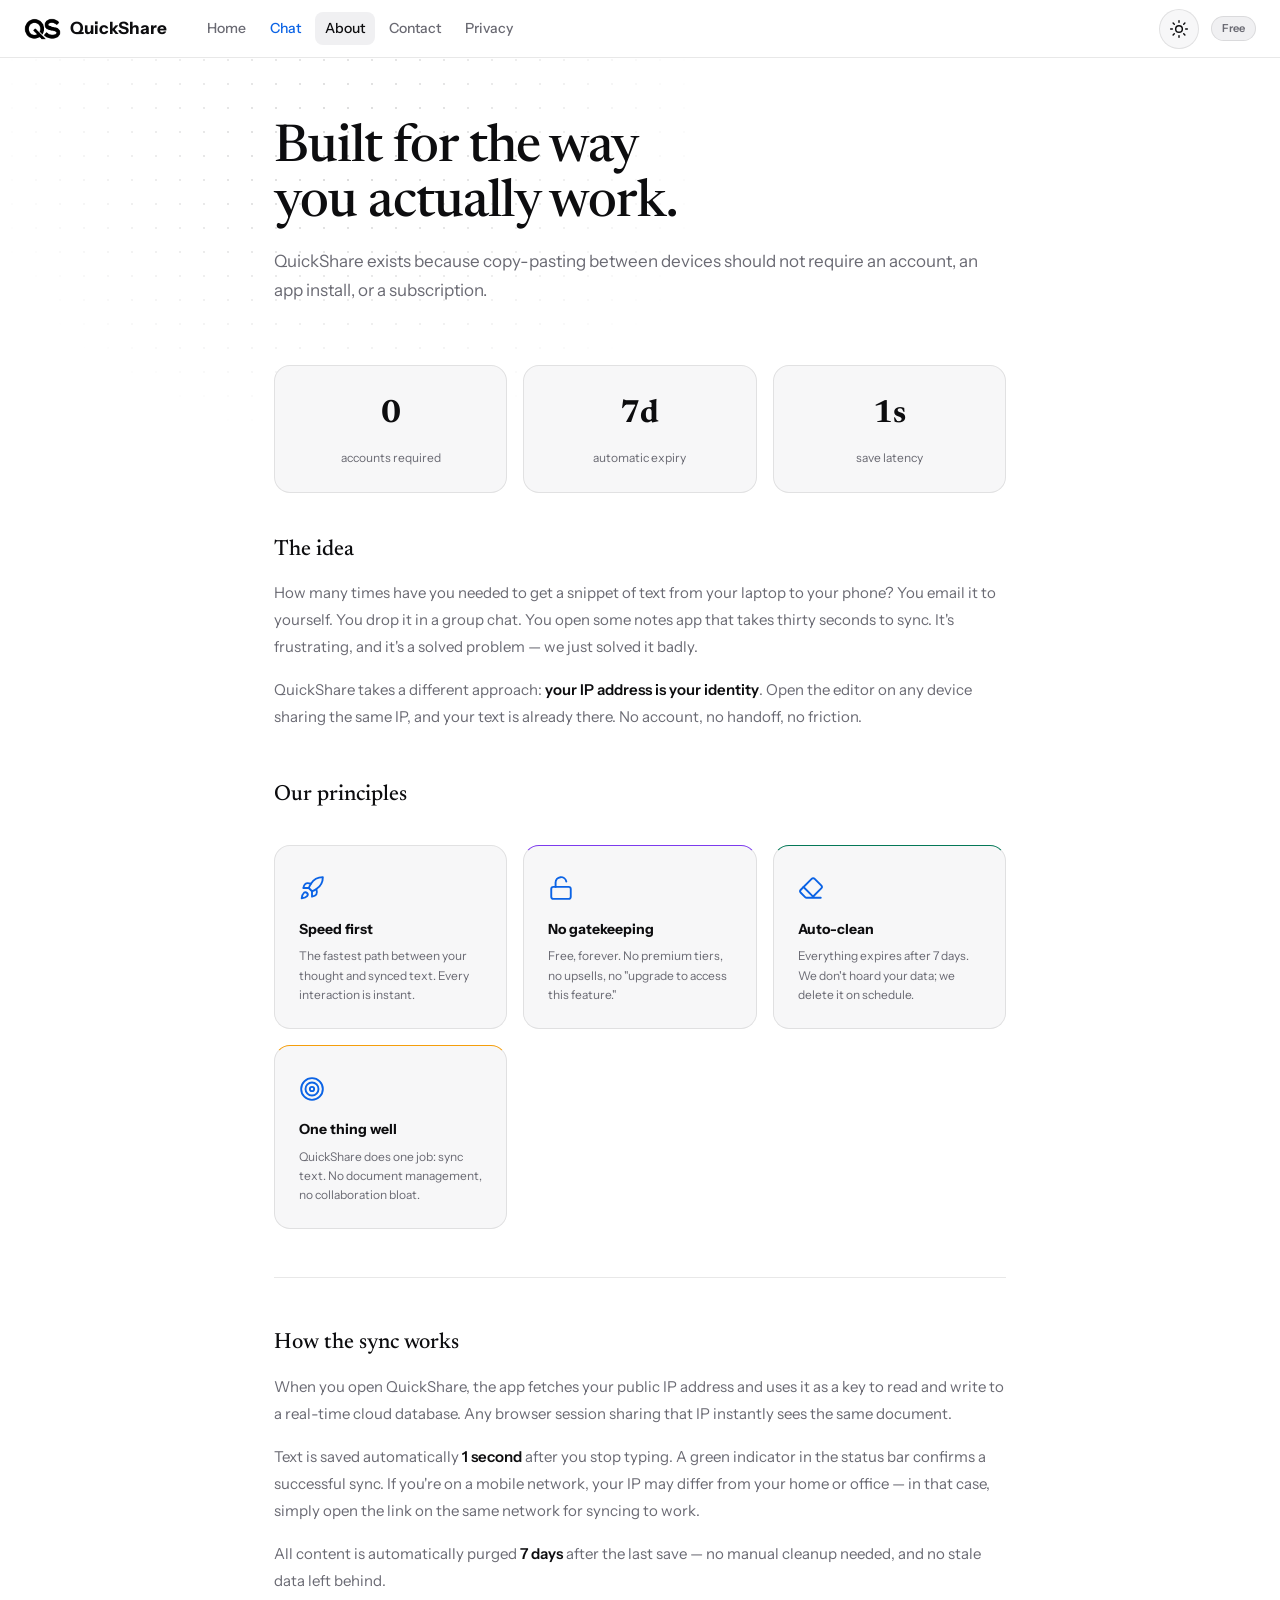
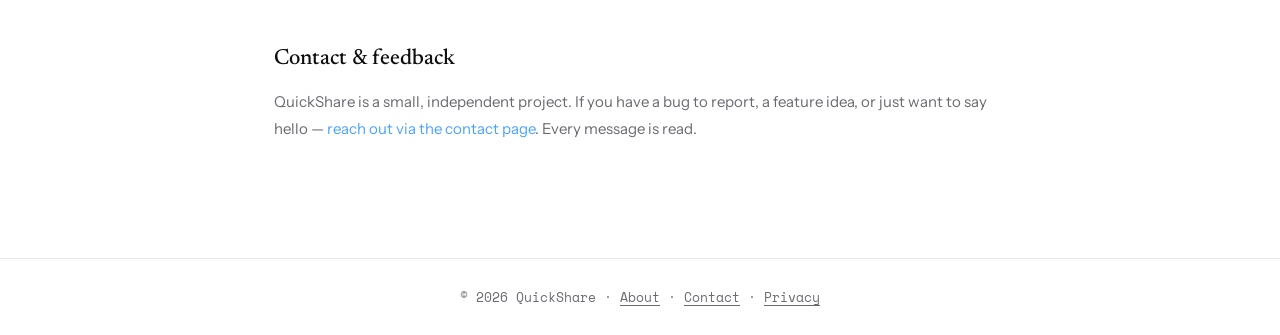
<file: about.html>
<!DOCTYPE html>
<html lang="en">
<head>
  <meta charset="UTF-8">
  <script src="js/theme-init.js"></script>
  <meta name="viewport" content="width=device-width, initial-scale=1.0">
  <title>About – QuickShare</title>
  <link rel="icon" type="image/png" href="favicon.png">
  <link rel="icon" type="image/png" href="favicon-dark.png" media="(prefers-color-scheme: dark)">
  <link rel="apple-touch-icon" href="apple-touch-icon.png">
  <link href="https://fonts.googleapis.com/css2?family=Newsreader:opsz,wght@6..72,400;6..72,500&family=Instrument+Sans:wght@400;500;600;700&family=Plus+Jakarta+Sans:wght@500;600;700;800&family=Space+Mono:wght@400;700&display=swap" rel="stylesheet">
  <style>
    *, *::before, *::after { box-sizing: border-box; margin: 0; padding: 0; }
    
    body { font-family: 'Plus Jakarta Sans', sans-serif; background: var(--bg); color: var(--text); min-height: 100vh; overflow-x: hidden; }
    body::before { content: ''; position: fixed; top: -200px; left: -200px; width: 700px; height: 700px; background: radial-gradient(circle, color-mix(in srgb, var(--accent) 12%, transparent) 0%, transparent 70%); pointer-events: none; z-index: 0; }
    body::after { content: ''; position: fixed; bottom: -200px; right: -200px; width: 600px; height: 600px; background: radial-gradient(circle, color-mix(in srgb, var(--accent2) 8%, transparent) 0%, transparent 70%); pointer-events: none; z-index: 0; }
    
    .logo { font-family: 'Space Mono', monospace; font-size: 18px; font-weight: 700; background: linear-gradient(135deg, var(--accent), var(--accent2), var(--accent2)); -webkit-background-clip: text; -webkit-text-fill-color: transparent; letter-spacing: -0.5px; text-decoration: none; }
    .nav-links { display: flex; gap: 24px; align-items: center; }
    .nav-links a { color: var(--text-muted); text-decoration: none; font-size: 13px; font-weight: 500; transition: color 0.2s; }
    .nav-links a:hover, .nav-links a.active { color: var(--text); }
    .nav-badge { background: var(--accent-glow); border: 1px solid color-mix(in srgb, var(--accent) 30%, transparent); color: var(--accent2); font-size: 11px; font-weight: 600; padding: 3px 10px; border-radius: 20px; }

    .page-wrap { position: relative; z-index: 1; max-width: 780px; margin: 0 auto; padding: 64px 24px 100px; }
    .page-label { font-size: 11px; font-weight: 700; letter-spacing: 2px; text-transform: uppercase; color: var(--accent2); font-family: 'Space Mono', monospace; margin-bottom: 14px; }
    .page-title { font-size: clamp(32px, 5vw, 52px); font-weight: 700; letter-spacing: -2px; line-height: 1.1; background: linear-gradient(135deg, #fff 0%, var(--accent2) 100%); x: text; -webkit-text-fill-color: transparent; margin-bottom: 16px; }
    .page-sub { font-size: 17px; color: var(--text-muted); line-height: 1.7; margin-bottom: 60px; }

    .divider { border: none; border-top: 1px solid var(--border); margin: 48px 0; }

    .prose h2 { font-size: 22px; font-weight: 700; margin-bottom: 12px; margin-top: 48px; }
    .prose h2:first-child { margin-top: 0; }
    .prose p { font-size: 15px; color: var(--text-muted); line-height: 1.8; margin-bottom: 16px; }
    .prose strong { color: var(--text); font-weight: 600; }

    .value-grid { display: grid; grid-template-columns: repeat(auto-fit, minmax(220px, 1fr)); gap: 16px; margin-top: 32px; }
    .value-card { background: var(--surface); border: 1px solid var(--border); border-radius: 14px; padding: 24px; transition: border-color 0.2s; }
    .value-card:hover { border-color: color-mix(in srgb, var(--accent) 30%, transparent); }
    .value-icon { font-size: 24px; margin-bottom: 12px; display: block; }
    .value-card h3 { font-size: 14px; font-weight: 700; margin-bottom: 6px; }
    .value-card p { font-size: 12px; color: var(--text-muted); line-height: 1.6; }

    .stat-strip { display: grid; grid-template-columns: repeat(3, 1fr); gap: 16px; margin: 40px 0; }
    .stat-item { background: var(--surface); border: 1px solid var(--border); border-radius: 14px; padding: 24px; text-align: center; }
    .stat-num { font-family: 'Space Mono', monospace; font-size: 32px; font-weight: 700; color: var(--accent2); display: block; margin-bottom: 4px; }
    .stat-desc { font-size: 12px; color: var(--text-muted); }

    footer { position: relative; z-index: 1; text-align: center; padding: 24px; border-top: 1px solid var(--border); font-size: 12px; color: var(--text-dim); font-family: 'Space Mono', monospace; }
    footer a { color: var(--accent2); text-decoration: none; }
    footer a:hover { text-decoration: underline; }
    @media (max-width: 600px) { .stat-strip { grid-template-columns: 1fr; } .nav-links a:not(.active) { display: none; } }
  
    nav { position: sticky; top: 0; z-index: 100; background: color-mix(in srgb, var(--bg) 88%, transparent); backdrop-filter: blur(20px); border-bottom: 1px solid color-mix(in srgb, var(--text) 7%, transparent); padding: 0 32px; display: flex; align-items: center; justify-content: space-between; height: 62px; }
    .nav-logo { font-family: 'Space Mono', monospace; font-size: 17px; font-weight: 700; background: linear-gradient(135deg, var(--accent), var(--accent2), var(--accent2)); -webkit-background-clip: text; -webkit-text-fill-color: transparent; background-clip: text; text-decoration: none; display: flex; align-items: center; gap: 9px; }
    .nav-logo img { height: 27px; border-radius: 6px; box-shadow: 0 2px 8px rgba(0,0,0,0.4); }
    .nav-links { display: flex; gap: 22px; align-items: center; margin-left: 28px; }
    .nav-links a { color: var(--text-muted); text-decoration: none; font-size: 13px; font-weight: 500; transition: color 0.2s; position: relative; }
    .nav-links a:hover { color: var(--text); }
    .nav-links a.nav-active { color: var(--text); }
    .nav-links a.nav-chat { color: var(--accent2); font-weight: 600; }
    .nav-links a.nav-chat:hover { color: var(--accent2); }
    .nav-badge { background: color-mix(in srgb, var(--accent) 18%, transparent); border: 1px solid color-mix(in srgb, var(--accent) 30%, transparent); color: var(--accent2); font-size: 11px; font-weight: 600; padding: 3px 10px; border-radius: 20px; }
    @media (max-width: 640px) { .nav-links a:not(.nav-active):not(.nav-chat) { display: none; } nav { padding: 0 16px; } }

  </style>
  <link rel="stylesheet" href="css/theme.css">
</head>
<body>
<script src="js/icons.js"></script>
<a class="skip-link" href="#main">Skip to content</a>
    <nav>
    <div class="nav-left">
      <a href="index.html" class="nav-logo" aria-label="QuickShare home"><img src="logo-light.png" alt="" class="logo-mark logo-l"><img src="logo-dark.png" alt="" class="logo-mark logo-d"><span>QuickShare</span></a>
      <div class="nav-links"><a href="index.html" class="">Home</a><a href="chat.html" class="nav-chat">Chat</a><a href="about.html" class="nav-active">About</a><a href="contact.html" class="">Contact</a><a href="privacy.html" class="">Privacy</a></div>
    </div>
    <div class="nav-right"><span class="nav-badge">Free</span></div>
  </nav>

  <div class="page-wrap" id="main">
    <div class="page-label">About</div>
    <h1 class="page-title">Built for the way<br>you actually work.</h1>
    <p class="page-sub">QuickShare exists because copy-pasting between devices should not require an account, an app install, or a subscription.</p>

    <div class="stat-strip">
      <div class="stat-item">
        <span class="stat-num">0</span>
        <span class="stat-desc">accounts required</span>
      </div>
      <div class="stat-item">
        <span class="stat-num">7d</span>
        <span class="stat-desc">automatic expiry</span>
      </div>
      <div class="stat-item">
        <span class="stat-num">1s</span>
        <span class="stat-desc">save latency</span>
      </div>
    </div>

    <div class="prose">
      <h2>The idea</h2>
      <p>How many times have you needed to get a snippet of text from your laptop to your phone? You email it to yourself. You drop it in a group chat. You open some notes app that takes thirty seconds to sync. It's frustrating, and it's a solved problem — we just solved it badly.</p>
      <p>QuickShare takes a different approach: <strong>your IP address is your identity</strong>. Open the editor on any device sharing the same IP, and your text is already there. No account, no handoff, no friction.</p>

      <h2>Our principles</h2>
    </div>

    <div class="value-grid">
      <div class="value-card">
        <span class="value-icon"><svg class="ic " aria-hidden="true" focusable="false"><use href="#i-rocket"/></svg></span>
        <h3>Speed first</h3>
        <p>The fastest path between your thought and synced text. Every interaction is instant.</p>
      </div>
      <div class="value-card">
        <span class="value-icon"><svg class="ic " aria-hidden="true" focusable="false"><use href="#i-lock-open"/></svg></span>
        <h3>No gatekeeping</h3>
        <p>Free, forever. No premium tiers, no upsells, no "upgrade to access this feature."</p>
      </div>
      <div class="value-card">
        <span class="value-icon"><svg class="ic " aria-hidden="true" focusable="false"><use href="#i-eraser"/></svg></span>
        <h3>Auto-clean</h3>
        <p>Everything expires after 7 days. We don't hoard your data; we delete it on schedule.</p>
      </div>
      <div class="value-card">
        <span class="value-icon"><svg class="ic " aria-hidden="true" focusable="false"><use href="#i-target"/></svg></span>
        <h3>One thing well</h3>
        <p>QuickShare does one job: sync text. No document management, no collaboration bloat.</p>
      </div>
    </div>

    <hr class="divider">

    <div class="prose">
      <h2>How the sync works</h2>
      <p>When you open QuickShare, the app fetches your public IP address and uses it as a key to read and write to a real-time cloud database. Any browser session sharing that IP instantly sees the same document.</p>
      <p>Text is saved automatically <strong>1 second</strong> after you stop typing. A green indicator in the status bar confirms a successful sync. If you're on a mobile network, your IP may differ from your home or office — in that case, simply open the link on the same network for syncing to work.</p>
      <p>All content is automatically purged <strong>7 days</strong> after the last save — no manual cleanup needed, and no stale data left behind.</p>

      <h2>Contact &amp; feedback</h2>
      <p>QuickShare is a small, independent project. If you have a bug to report, a feature idea, or just want to say hello — <a href="contact.html" style="color:var(--accent2);text-decoration:none;">reach out via the contact page</a>. Every message is read.</p>
    </div>
  </div>

  <aside class="ad-slot" data-ad="page-bottom" aria-label="Advertisement" hidden></aside>
  <footer>© 2026 QuickShare · <a href="about.html">About</a> · <a href="contact.html">Contact</a> · <a href="privacy.html">Privacy</a></footer>
<script src="js/theme.js"></script>
<script src="js/ads.js"></script>
</body>
</html>
</file>
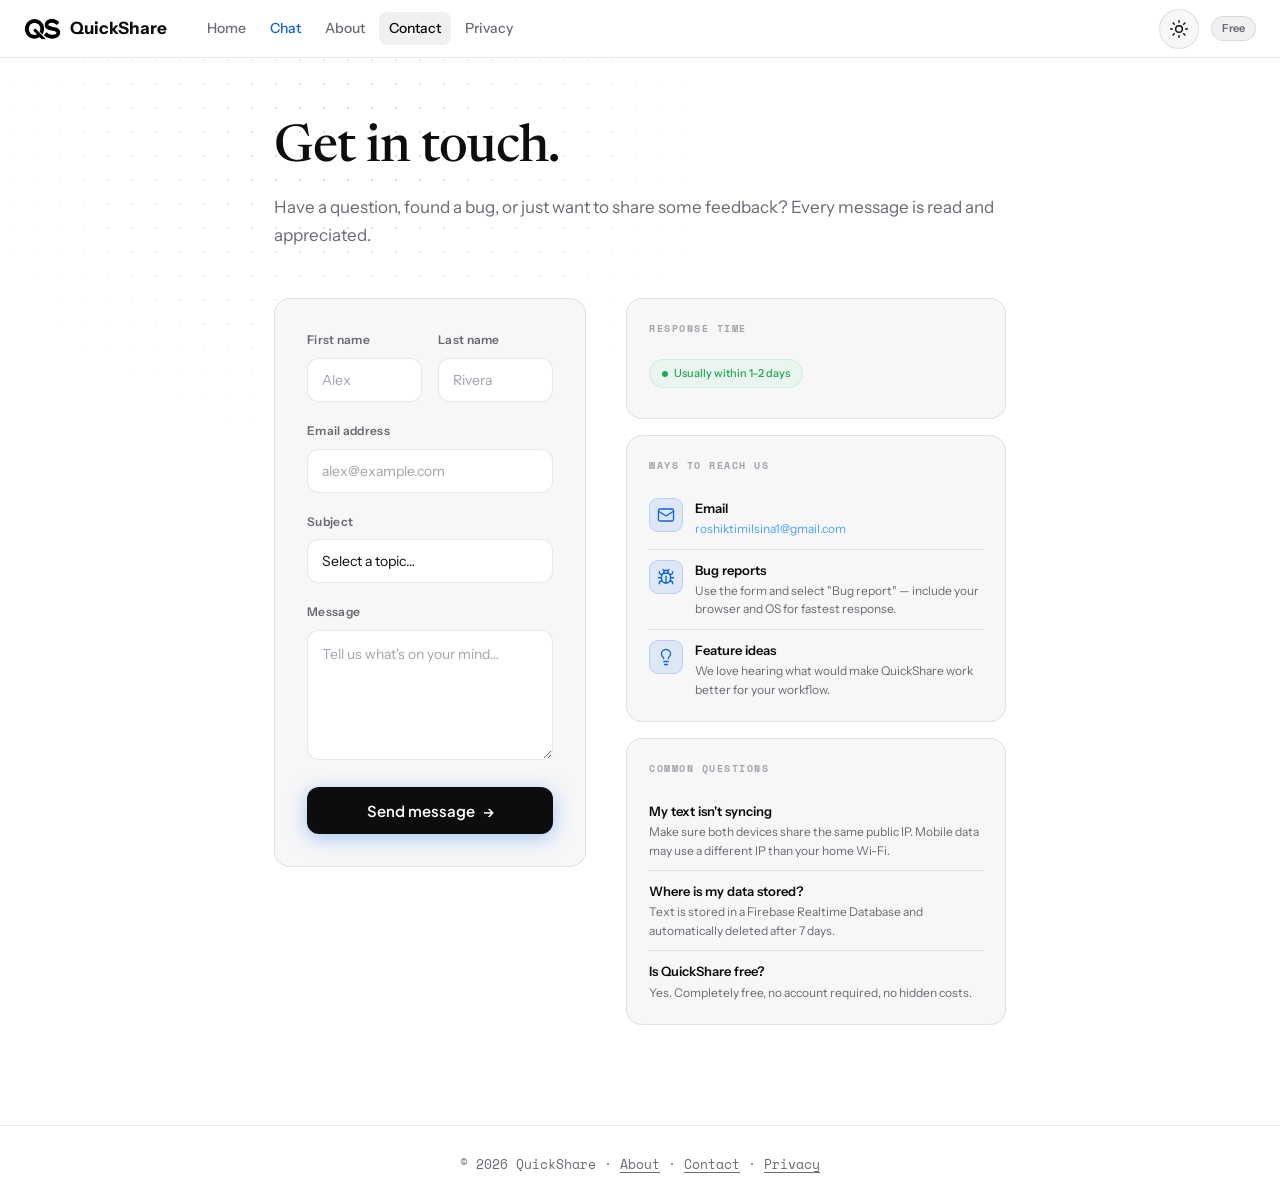
<file: contact.html>
<!DOCTYPE html>
<html lang="en">
<head>
  <meta charset="UTF-8">
  <script src="js/theme-init.js"></script>
  <meta name="viewport" content="width=device-width, initial-scale=1.0">
  <title>Contact – QuickShare</title>
  <link rel="icon" type="image/png" href="favicon.png">
  <link rel="icon" type="image/png" href="favicon-dark.png" media="(prefers-color-scheme: dark)">
  <link rel="apple-touch-icon" href="apple-touch-icon.png">
  <link href="https://fonts.googleapis.com/css2?family=Newsreader:opsz,wght@6..72,400;6..72,500&family=Instrument+Sans:wght@400;500;600;700&family=Plus+Jakarta+Sans:wght@500;600;700;800&family=Space+Mono:wght@400;700&display=swap" rel="stylesheet">
  <style>
    *, *::before, *::after { box-sizing: border-box; margin: 0; padding: 0; }
    
    body { font-family: 'Plus Jakarta Sans', sans-serif; background: var(--bg); color: var(--text); min-height: 100vh; overflow-x: hidden; }
    body::before { content: ''; position: fixed; top: -200px; left: -200px; width: 700px; height: 700px; background: radial-gradient(circle, color-mix(in srgb, var(--accent) 12%, transparent) 0%, transparent 70%); pointer-events: none; z-index: 0; }
    body::after { content: ''; position: fixed; bottom: -200px; right: -200px; width: 600px; height: 600px; background: radial-gradient(circle, color-mix(in srgb, var(--accent2) 8%, transparent) 0%, transparent 70%); pointer-events: none; z-index: 0; }
    
    .logo { font-family: 'Space Mono', monospace; font-size: 18px; font-weight: 700; background: linear-gradient(135deg, var(--accent), var(--accent2), var(--accent2)); -webkit-background-clip: text; -webkit-text-fill-color: transparent; letter-spacing: -0.5px; text-decoration: none; }
    .nav-links { display: flex; gap: 24px; align-items: center; }
    .nav-links a { color: var(--text-muted); text-decoration: none; font-size: 13px; font-weight: 500; transition: color 0.2s; }
    .nav-links a:hover, .nav-links a.active { color: var(--text); }
    .nav-badge { background: var(--accent-glow); border: 1px solid color-mix(in srgb, var(--accent) 30%, transparent); color: var(--accent2); font-size: 11px; font-weight: 600; padding: 3px 10px; border-radius: 20px; }

    .page-wrap { position: relative; z-index: 1; max-width: 780px; margin: 0 auto; padding: 64px 24px 100px; }
    .page-label { font-size: 11px; font-weight: 700; letter-spacing: 2px; text-transform: uppercase; color: var(--accent2); font-family: 'Space Mono', monospace; margin-bottom: 14px; }
    .page-title { font-size: clamp(32px, 5vw, 52px); font-weight: 700; letter-spacing: -2px; line-height: 1.1; background: linear-gradient(135deg, #fff 0%, var(--accent2) 100%); -webkit-background-clip: text; -webkit-text-fill-color: transparent; margin-bottom: 16px; }
    .page-sub { font-size: 17px; color: var(--text-muted); line-height: 1.7; margin-bottom: 48px; }

    /* Two-column layout */
    .contact-grid { display: grid; grid-template-columns: 1fr 380px; gap: 40px; align-items: start; }

    /* Form */
    .form-card { background: var(--surface); border: 1px solid var(--border); border-radius: 20px; padding: 32px; }
    .form-card:focus-within { border-color: color-mix(in srgb, var(--accent) 25%, transparent); box-shadow: 0 0 0 1px color-mix(in srgb, var(--accent) 8%, transparent), 0 20px 60px rgba(0,0,0,0.3); }
    .form-group { margin-bottom: 20px; }
    label { display: block; font-size: 12px; font-weight: 600; color: var(--text-muted); margin-bottom: 8px; letter-spacing: 0.3px; }
    input, select, textarea {
      width: 100%; background: var(--surface2); border: 1px solid var(--border); border-radius: 10px;
      color: var(--text); font-family: 'Plus Jakarta Sans', sans-serif; font-size: 14px;
      padding: 12px 14px; outline: none; transition: border-color 0.2s, box-shadow 0.2s;
    }
    input::placeholder, textarea::placeholder { color: var(--text-dim); }
    input:focus, select:focus, textarea:focus { border-color: color-mix(in srgb, var(--accent) 45%, transparent); box-shadow: 0 0 0 3px color-mix(in srgb, var(--accent) 10%, transparent); }
    select { appearance: none; cursor: pointer; background-image: url("data:image/svg+xml,%3Csvg xmlns='http://www.w3.org/2000/svg' width='10' height='6'%3E%3Cpath d='M0 0l5 6 5-6z' fill='%236b6b80'/%3E%3C/svg%3E"); background-repeat: no-repeat; background-position: right 14px center; }
    select option { background: var(--surface); }
    textarea { resize: vertical; min-height: 130px; line-height: 1.65; }
    .form-row { display: grid; grid-template-columns: 1fr 1fr; gap: 16px; }
    .btn-submit { display: flex; align-items: center; justify-content: center; gap: 8px; width: 100%; padding: 14px; border-radius: 10px; background: linear-gradient(135deg, var(--accent), var(--accent2)); border: none; color: #fff; font-family: 'Plus Jakarta Sans', sans-serif; font-size: 15px; font-weight: 600; cursor: pointer; transition: all 0.2s; box-shadow: 0 4px 20px color-mix(in srgb, var(--accent) 35%, transparent); margin-top: 8px; }
    .btn-submit:hover { transform: translateY(-1px); box-shadow: 0 8px 30px color-mix(in srgb, var(--accent) 50%, transparent); }
    .btn-submit:active { transform: translateY(0); }

    /* Sidebar info */
    .info-stack { display: flex; flex-direction: column; gap: 16px; }
    .info-card { background: var(--surface); border: 1px solid var(--border); border-radius: 14px; padding: 22px; transition: border-color 0.2s; }
    .info-card:hover { border-color: var(--border-hover); }
    .info-card-label { font-size: 10px; font-weight: 700; letter-spacing: 1.5px; text-transform: uppercase; color: var(--text-dim); font-family: 'Space Mono', monospace; margin-bottom: 14px; }
    .info-row { display: flex; align-items: flex-start; gap: 12px; padding: 10px 0; border-bottom: 1px solid var(--border); }
    .info-row:last-child { border-bottom: none; padding-bottom: 0; }
    .info-icon { width: 34px; height: 34px; border-radius: 9px; background: color-mix(in srgb, var(--accent) 10%, transparent); border: 1px solid color-mix(in srgb, var(--accent) 18%, transparent); display: flex; align-items: center; justify-content: center; font-size: 16px; flex-shrink: 0; }
    .info-text h4 { font-size: 13px; font-weight: 600; margin-bottom: 2px; }
    .info-text p { font-size: 12px; color: var(--text-muted); line-height: 1.55; }
    .info-text a { color: var(--accent2); text-decoration: none; }
    .info-text a:hover { text-decoration: underline; }
    .response-badge { display: inline-flex; align-items: center; gap: 6px; background: rgba(74,222,128,0.08); border: 1px solid rgba(74,222,128,0.2); border-radius: 20px; padding: 5px 12px; font-size: 11px; color: var(--green); font-weight: 500; }
    .response-badge span { width: 6px; height: 6px; border-radius: 50%; background: var(--green); display: inline-block; }

    /* Success state */
    #success-msg { display: none; background: rgba(74,222,128,0.06); border: 1px solid rgba(74,222,128,0.2); border-radius: 14px; padding: 24px; text-align: center; }
    #success-msg.show { display: block; }
    #success-msg .check { font-size: 36px; margin-bottom: 12px; }
    #success-msg h3 { font-size: 18px; font-weight: 700; margin-bottom: 8px; color: var(--green); }
    #success-msg p { font-size: 13px; color: var(--text-muted); }

    footer { position: relative; z-index: 1; text-align: center; padding: 24px; border-top: 1px solid var(--border); font-size: 12px; color: var(--text-dim); font-family: 'Space Mono', monospace; }
    footer a { color: var(--accent2); text-decoration: none; }
    footer a:hover { text-decoration: underline; }
    @media (max-width: 780px) { .contact-grid { grid-template-columns: 1fr; } .form-row { grid-template-columns: 1fr; } .nav-links a:not(.active) { display: none; } }
  
    nav { position: sticky; top: 0; z-index: 100; background: color-mix(in srgb, var(--bg) 88%, transparent); backdrop-filter: blur(20px); border-bottom: 1px solid color-mix(in srgb, var(--text) 7%, transparent); padding: 0 32px; display: flex; align-items: center; justify-content: space-between; height: 62px; }
    .nav-logo { font-family: 'Space Mono', monospace; font-size: 17px; font-weight: 700; background: linear-gradient(135deg, var(--accent), var(--accent2), var(--accent2)); -webkit-background-clip: text; -webkit-text-fill-color: transparent; background-clip: text; text-decoration: none; display: flex; align-items: center; gap: 9px; }
    .nav-logo img { height: 27px; border-radius: 6px; box-shadow: 0 2px 8px rgba(0,0,0,0.4); }
    .nav-links { display: flex; gap: 22px; align-items: center; margin-left: 28px; }
    .nav-links a { color: var(--text-muted); text-decoration: none; font-size: 13px; font-weight: 500; transition: color 0.2s; position: relative; }
    .nav-links a:hover { color: var(--text); }
    .nav-links a.nav-active { color: var(--text); }
    .nav-links a.nav-chat { color: var(--accent2); font-weight: 600; }
    .nav-links a.nav-chat:hover { color: var(--accent2); }
    .nav-badge { background: color-mix(in srgb, var(--accent) 18%, transparent); border: 1px solid color-mix(in srgb, var(--accent) 30%, transparent); color: var(--accent2); font-size: 11px; font-weight: 600; padding: 3px 10px; border-radius: 20px; }
    @media (max-width: 640px) { .nav-links a:not(.nav-active):not(.nav-chat) { display: none; } nav { padding: 0 16px; } }

  </style>
  <link rel="stylesheet" href="css/theme.css">
</head>
<body>
<script src="js/icons.js"></script>
<a class="skip-link" href="#main">Skip to content</a>
    <nav>
    <div class="nav-left">
      <a href="index.html" class="nav-logo" aria-label="QuickShare home"><img src="logo-light.png" alt="" class="logo-mark logo-l"><img src="logo-dark.png" alt="" class="logo-mark logo-d"><span>QuickShare</span></a>
      <div class="nav-links"><a href="index.html" class="">Home</a><a href="chat.html" class="nav-chat">Chat</a><a href="about.html" class="">About</a><a href="contact.html" class="nav-active">Contact</a><a href="privacy.html" class="">Privacy</a></div>
    </div>
    <div class="nav-right"><span class="nav-badge">Free</span></div>
  </nav>

  <div class="page-wrap" id="main">
    <div class="page-label">Contact</div>
    <h1 class="page-title">Get in touch.</h1>
    <p class="page-sub">Have a question, found a bug, or just want to share some feedback? Every message is read and appreciated.</p>

    <div class="contact-grid">
      <div>
        <div class="form-card" id="form-card">
          <form id="contact-form" onsubmit="submitForm(event)">
            <div class="form-row">
              <div class="form-group">
                <label for="fname">First name</label>
                <input type="text" id="fname" name="fname" placeholder="Alex" required>
              </div>
              <div class="form-group">
                <label for="lname">Last name</label>
                <input type="text" id="lname" name="lname" placeholder="Rivera">
              </div>
            </div>
            <div class="form-group">
              <label for="email">Email address</label>
              <input type="email" id="email" name="email" placeholder="alex@example.com" required>
            </div>
            <div class="form-group">
              <label for="subject">Subject</label>
              <select id="subject" name="subject">
                <option value="">Select a topic…</option>
                <option value="bug">Bug report</option>
                <option value="feature">Feature request</option>
                <option value="general">General question</option>
                <option value="privacy">Privacy inquiry</option>
                <option value="other">Other</option>
              </select>
            </div>
            <div class="form-group">
              <label for="message">Message</label>
              <textarea id="message" name="message" placeholder="Tell us what's on your mind…" required></textarea>
            </div>
            <button type="submit" class="btn-submit">
              <span>Send message</span> <span>→</span>
            </button>
          </form>
        </div>
        <div id="success-msg">
          <div class="check"><svg class="ic " aria-hidden="true" focusable="false"><use href="#i-check"/></svg></div>
          <h3>Message sent!</h3>
          <p>Thanks for reaching out. We typically respond within 1–2 business days.</p>
        </div>
      </div>

      <div class="info-stack">
        <div class="info-card">
          <div class="info-card-label">Response time</div>
          <div style="padding: 8px 0;">
            <div class="response-badge"><span></span> Usually within 1–2 days</div>
          </div>
        </div>

        <div class="info-card">
          <div class="info-card-label">Ways to reach us</div>
          <div class="info-row">
            <div class="info-icon"><svg class="ic " aria-hidden="true" focusable="false"><use href="#i-mail"/></svg></div>
            <div class="info-text">
              <h4>Email</h4>
              <p><a href="mailto:roshiktimilsina1@gmail.com">roshiktimilsina1@gmail.com</a></p>
            </div>
          </div>
          <div class="info-row">
            <div class="info-icon"><svg class="ic " aria-hidden="true" focusable="false"><use href="#i-bug"/></svg></div>
            <div class="info-text">
              <h4>Bug reports</h4>
              <p>Use the form and select "Bug report" — include your browser and OS for fastest response.</p>
            </div>
          </div>
          <div class="info-row">
            <div class="info-icon"><svg class="ic " aria-hidden="true" focusable="false"><use href="#i-lightbulb"/></svg></div>
            <div class="info-text">
              <h4>Feature ideas</h4>
              <p>We love hearing what would make QuickShare work better for your workflow.</p>
            </div>
          </div>
        </div>

        <div class="info-card">
          <div class="info-card-label">Common questions</div>
          <div class="info-row">
            <div class="info-text">
              <h4>My text isn't syncing</h4>
              <p>Make sure both devices share the same public IP. Mobile data may use a different IP than your home Wi-Fi.</p>
            </div>
          </div>
          <div class="info-row">
            <div class="info-text">
              <h4>Where is my data stored?</h4>
              <p>Text is stored in a Firebase Realtime Database and automatically deleted after 7 days.</p>
            </div>
          </div>
          <div class="info-row">
            <div class="info-text">
              <h4>Is QuickShare free?</h4>
              <p>Yes. Completely free, no account required, no hidden costs.</p>
            </div>
          </div>
        </div>
      </div>
    </div>
  </div>

  <aside class="ad-slot" data-ad="page-bottom" aria-label="Advertisement" hidden></aside>
  <footer>© 2026 QuickShare · <a href="about.html">About</a> · <a href="contact.html">Contact</a> · <a href="privacy.html">Privacy</a></footer>

  <script>
    function submitForm(e) {
      e.preventDefault();
      const form = document.getElementById('contact-form');
      const card = document.getElementById('form-card');
      const success = document.getElementById('success-msg');
      card.style.display = 'none';
      success.classList.add('show');
    }
  </script>
<script src="js/theme.js"></script>
<script src="js/ads.js"></script>
</body>
</html>
</file>
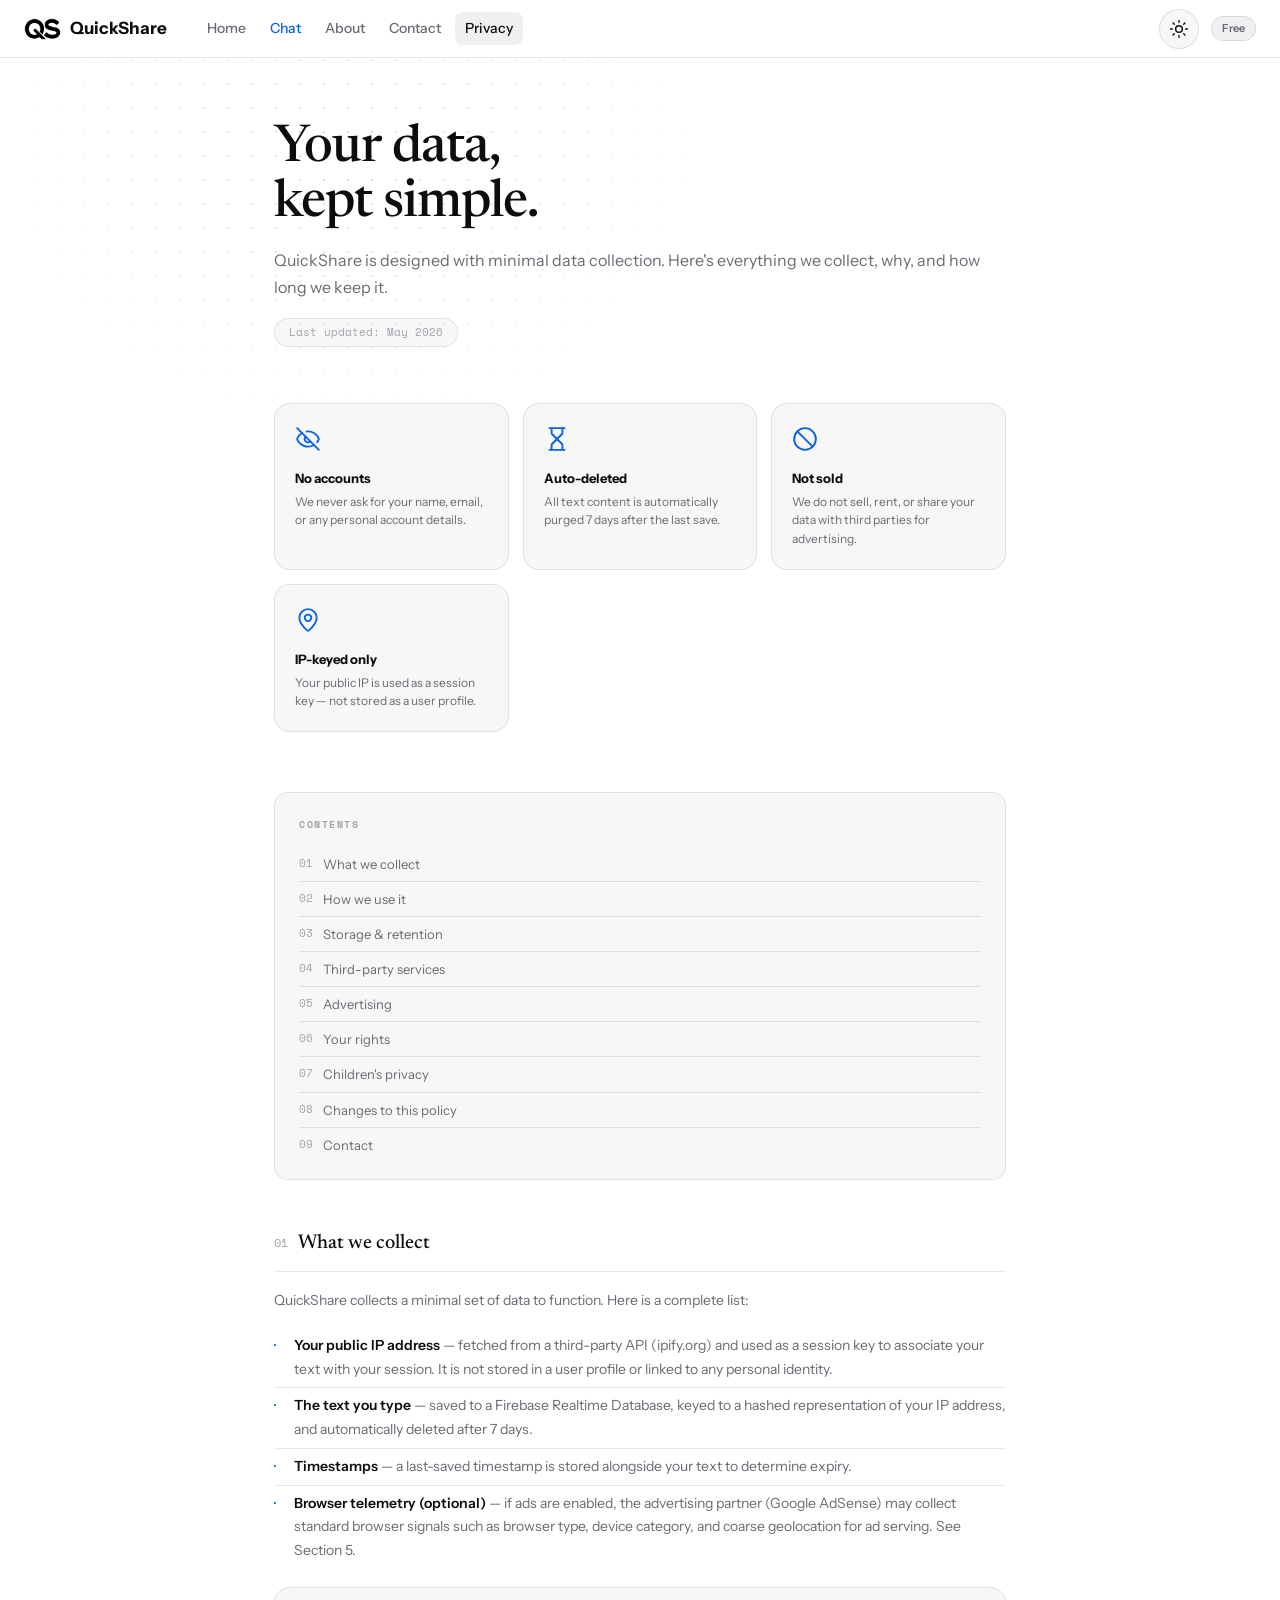
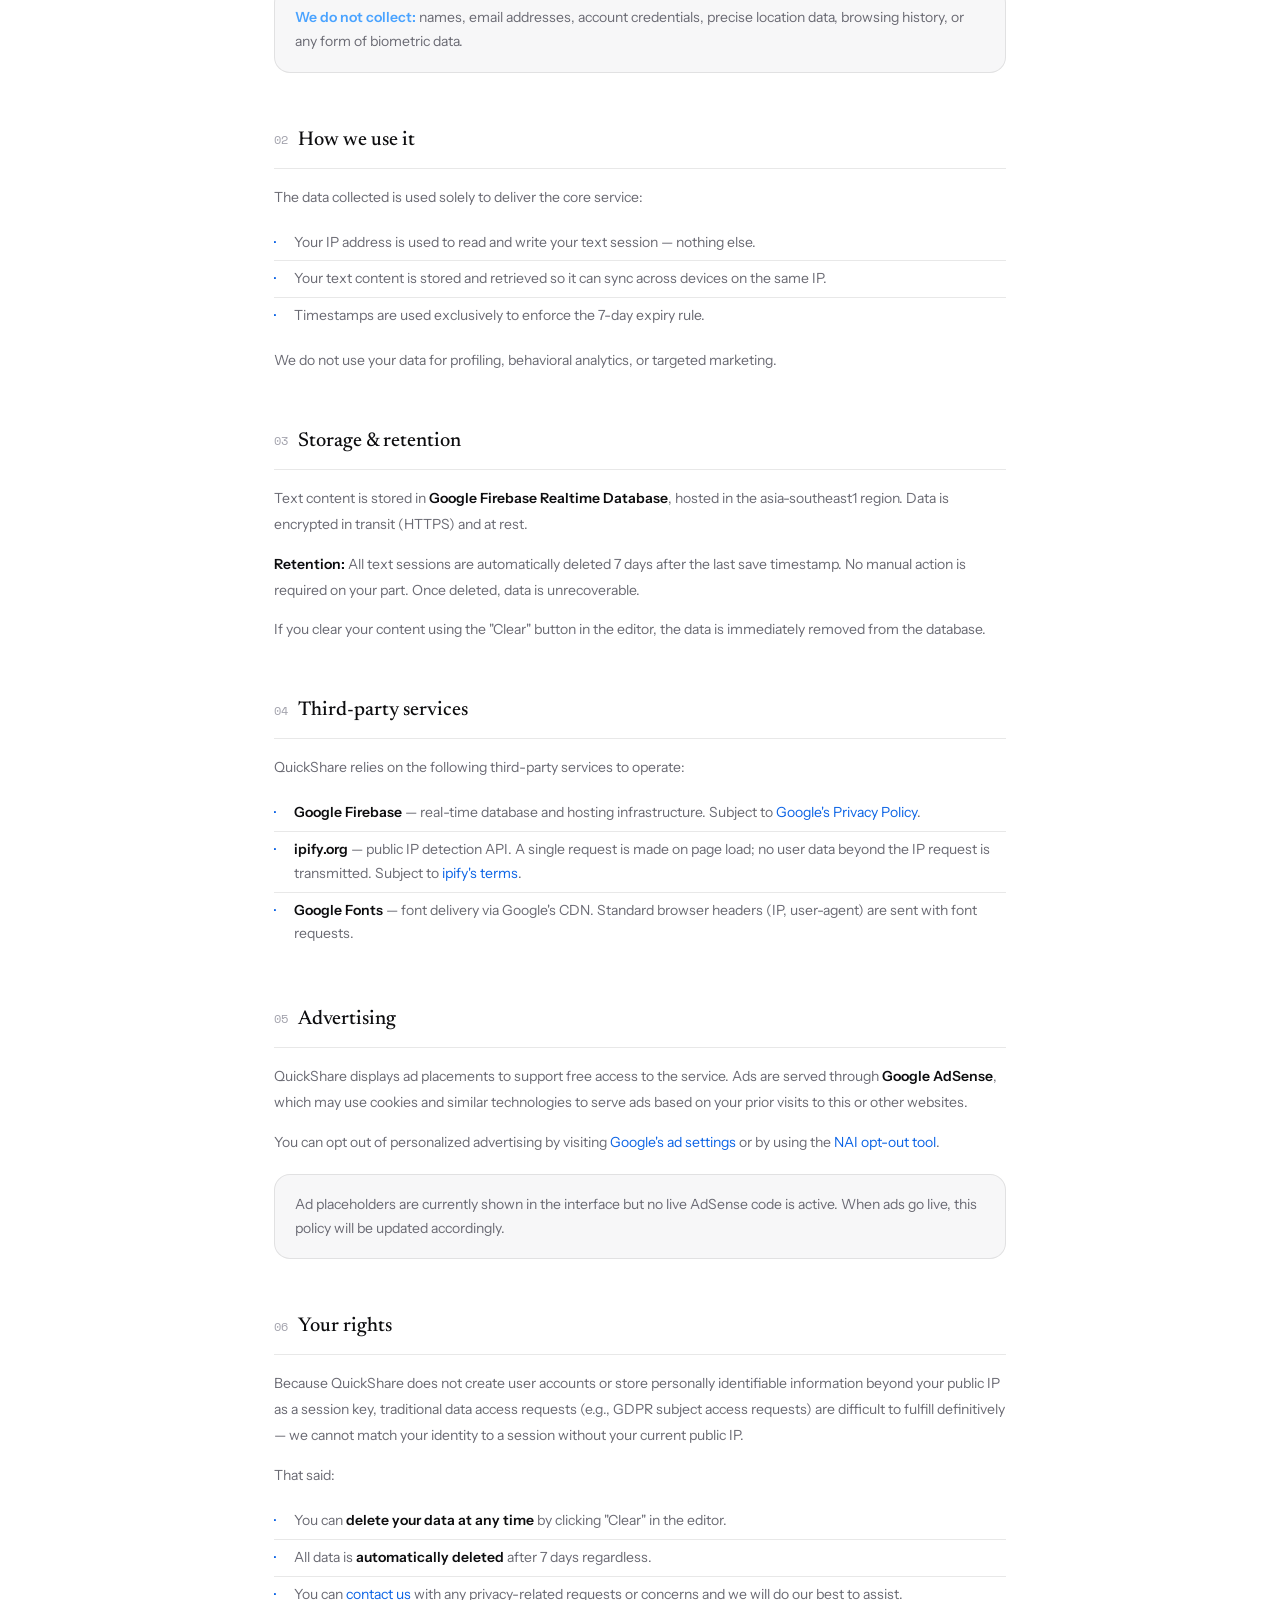
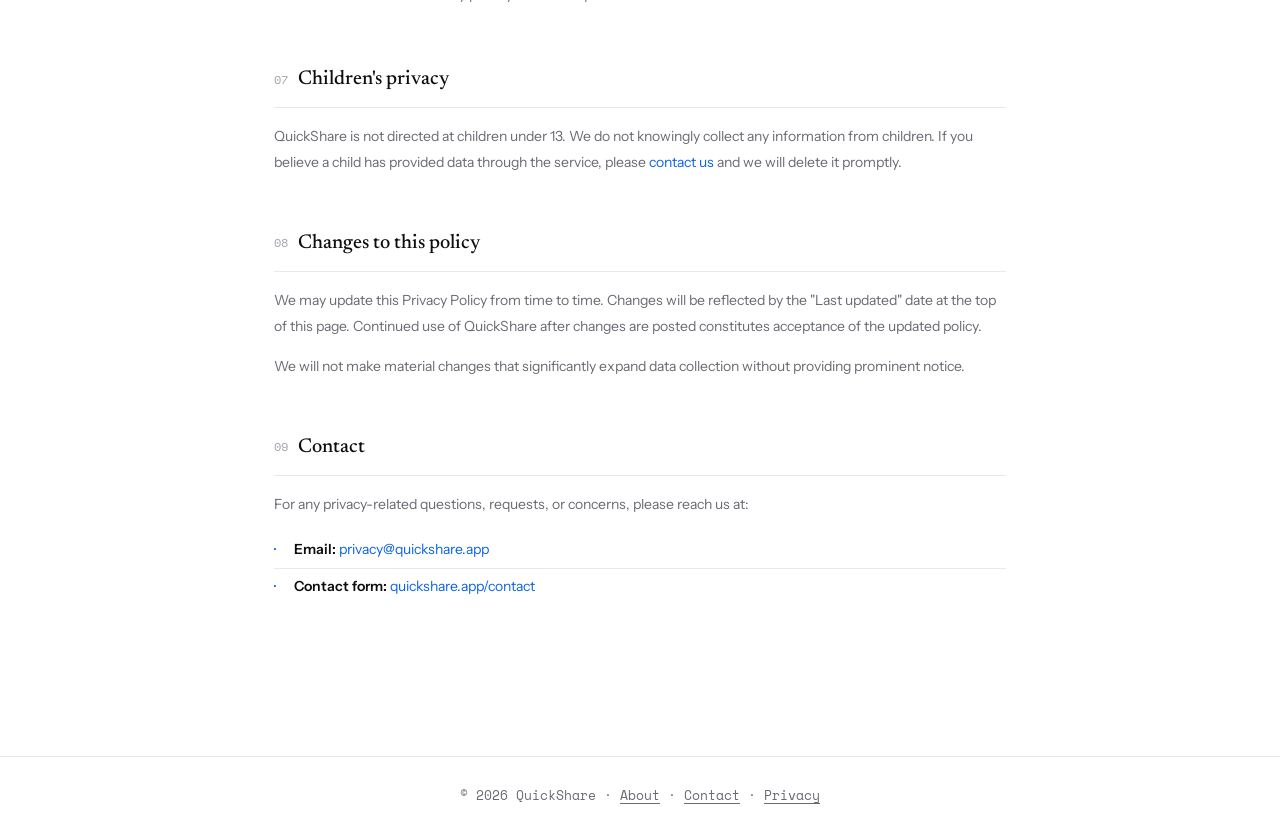
<file: privacy.html>
<!DOCTYPE html>
<html lang="en">
<head>
  <meta charset="UTF-8">
  <script src="js/theme-init.js"></script>
  <meta name="viewport" content="width=device-width, initial-scale=1.0">
  <title>Privacy Policy – QuickShare</title>
  <link rel="icon" type="image/png" href="favicon.png">
  <link rel="icon" type="image/png" href="favicon-dark.png" media="(prefers-color-scheme: dark)">
  <link rel="apple-touch-icon" href="apple-touch-icon.png">
  <link href="https://fonts.googleapis.com/css2?family=Newsreader:opsz,wght@6..72,400;6..72,500&family=Instrument+Sans:wght@400;500;600;700&family=Plus+Jakarta+Sans:wght@500;600;700;800&family=Space+Mono:wght@400;700&display=swap" rel="stylesheet">
  <style>
    *, *::before, *::after { box-sizing: border-box; margin: 0; padding: 0; }
    
    body { font-family: 'Plus Jakarta Sans', sans-serif; background: var(--bg); color: var(--text); min-height: 100vh; overflow-x: hidden; }
    body::before { content: ''; position: fixed; top: -200px; left: -200px; width: 700px; height: 700px; background: radial-gradient(circle, color-mix(in srgb, var(--accent) 10%, transparent) 0%, transparent 70%); pointer-events: none; z-index: 0; }
    body::after { content: ''; position: fixed; bottom: -200px; right: -200px; width: 600px; height: 600px; background: radial-gradient(circle, color-mix(in srgb, var(--accent2) 7%, transparent) 0%, transparent 70%); pointer-events: none; z-index: 0; }
    
    .logo { font-family: 'Space Mono', monospace; font-size: 18px; font-weight: 700; background: linear-gradient(135deg, var(--accent), var(--accent2), var(--accent2)); -webkit-background-clip: text; -webkit-text-fill-color: transparent; letter-spacing: -0.5px; text-decoration: none; }
    .nav-links { display: flex; gap: 24px; align-items: center; }
    .nav-links a { color: var(--text-muted); text-decoration: none; font-size: 13px; font-weight: 500; transition: color 0.2s; }
    .nav-links a:hover, .nav-links a.active { color: var(--text); }
    .nav-badge { background: var(--accent-glow); border: 1px solid color-mix(in srgb, var(--accent) 30%, transparent); color: var(--accent2); font-size: 11px; font-weight: 600; padding: 3px 10px; border-radius: 20px; }

    .page-wrap { position: relative; z-index: 1; max-width: 780px; margin: 0 auto; padding: 64px 24px 100px; }
    .page-label { font-size: 11px; font-weight: 700; letter-spacing: 2px; text-transform: uppercase; color: var(--accent2); font-family: 'Space Mono', monospace; margin-bottom: 14px; }
    .page-title { font-size: clamp(32px, 5vw, 52px); font-weight: 700; letter-spacing: -2px; line-height: 1.1; background: linear-gradient(135deg, #fff 0%, var(--accent2) 100%); -webkit-background-clip: text; -webkit-text-fill-color: transparent; margin-bottom: 16px; }
    .page-sub { font-size: 16px; color: var(--text-muted); line-height: 1.7; margin-bottom: 16px; }
    .updated-tag { display: inline-flex; align-items: center; gap: 8px; background: color-mix(in srgb, var(--text) 3%, transparent); border: 1px solid var(--border); border-radius: 20px; padding: 5px 14px; font-size: 11px; color: var(--text-dim); font-family: 'Space Mono', monospace; margin-bottom: 56px; }

    /* Summary cards */
    .summary-grid { display: grid; grid-template-columns: repeat(auto-fit, minmax(200px, 1fr)); gap: 14px; margin-bottom: 60px; }
    .summary-card { background: var(--surface); border: 1px solid var(--border); border-radius: 14px; padding: 20px; }
    .summary-icon { font-size: 22px; margin-bottom: 10px; display: block; }
    .summary-card h3 { font-size: 13px; font-weight: 700; margin-bottom: 5px; }
    .summary-card p { font-size: 12px; color: var(--text-muted); line-height: 1.55; }

    /* Table of contents */
    .toc { background: var(--surface); border: 1px solid var(--border); border-radius: 14px; padding: 24px; margin-bottom: 48px; }
    .toc-label { font-size: 10px; font-weight: 700; letter-spacing: 1.5px; text-transform: uppercase; color: var(--text-dim); font-family: 'Space Mono', monospace; margin-bottom: 14px; }
    .toc ol { list-style: none; counter-reset: toc; }
    .toc li { counter-increment: toc; display: flex; gap: 10px; padding: 7px 0; border-bottom: 1px solid var(--border); font-size: 13px; }
    .toc li:last-child { border-bottom: none; padding-bottom: 0; }
    .toc li::before { content: counter(toc, decimal-leading-zero); font-family: 'Space Mono', monospace; font-size: 11px; color: var(--text-dim); flex-shrink: 0; padding-top: 1px; }
    .toc li a { color: var(--text-muted); text-decoration: none; transition: color 0.2s; }
    .toc li a:hover { color: var(--accent2); }

    /* Prose */
    .prose section { margin-bottom: 52px; }
    .prose h2 { font-size: 20px; font-weight: 700; margin-bottom: 16px; padding-bottom: 12px; border-bottom: 1px solid var(--border); display: flex; align-items: center; gap: 10px; }
    .prose h2 .section-num { font-family: 'Space Mono', monospace; font-size: 12px; color: var(--text-dim); font-weight: 400; }
    .prose p { font-size: 14px; color: var(--text-muted); line-height: 1.85; margin-bottom: 14px; }
    .prose strong { color: var(--text); font-weight: 600; }
    .prose a { color: var(--accent2); text-decoration: none; }
    .prose a:hover { text-decoration: underline; }
    .prose ul { list-style: none; margin: 14px 0 14px 0; }
    .prose ul li { font-size: 14px; color: var(--text-muted); line-height: 1.7; padding: 6px 0 6px 20px; position: relative; border-bottom: 1px solid var(--border); }
    .prose ul li:last-child { border-bottom: none; }
    .prose ul li::before { content: '·'; position: absolute; left: 0; color: var(--accent); font-size: 18px; line-height: 1.4; }

    .highlight-box { background: color-mix(in srgb, var(--accent) 6%, transparent); border: 1px solid color-mix(in srgb, var(--accent) 18%, transparent); border-radius: 12px; padding: 18px 20px; margin: 18px 0; font-size: 14px; color: var(--text-muted); line-height: 1.7; }
    .highlight-box strong { color: var(--accent2); }

    footer { position: relative; z-index: 1; text-align: center; padding: 24px; border-top: 1px solid var(--border); font-size: 12px; color: var(--text-dim); font-family: 'Space Mono', monospace; }
    footer a { color: var(--accent2); text-decoration: none; }
    footer a:hover { text-decoration: underline; }
    @media (max-width: 600px) { .summary-grid { grid-template-columns: 1fr 1fr; } .nav-links a:not(.active) { display: none; } }
  
    nav { position: sticky; top: 0; z-index: 100; background: color-mix(in srgb, var(--bg) 88%, transparent); backdrop-filter: blur(20px); border-bottom: 1px solid color-mix(in srgb, var(--text) 7%, transparent); padding: 0 32px; display: flex; align-items: center; justify-content: space-between; height: 62px; }
    .nav-logo { font-family: 'Space Mono', monospace; font-size: 17px; font-weight: 700; background: linear-gradient(135deg, var(--accent), var(--accent2), var(--accent2)); -webkit-background-clip: text; -webkit-text-fill-color: transparent; background-clip: text; text-decoration: none; display: flex; align-items: center; gap: 9px; }
    .nav-logo img { height: 27px; border-radius: 6px; box-shadow: 0 2px 8px rgba(0,0,0,0.4); }
    .nav-links { display: flex; gap: 22px; align-items: center; margin-left: 28px; }
    .nav-links a { color: var(--text-muted); text-decoration: none; font-size: 13px; font-weight: 500; transition: color 0.2s; position: relative; }
    .nav-links a:hover { color: var(--text); }
    .nav-links a.nav-active { color: var(--text); }
    .nav-links a.nav-chat { color: var(--accent2); font-weight: 600; }
    .nav-links a.nav-chat:hover { color: var(--accent2); }
    .nav-badge { background: color-mix(in srgb, var(--accent) 18%, transparent); border: 1px solid color-mix(in srgb, var(--accent) 30%, transparent); color: var(--accent2); font-size: 11px; font-weight: 600; padding: 3px 10px; border-radius: 20px; }
    @media (max-width: 640px) { .nav-links a:not(.nav-active):not(.nav-chat) { display: none; } nav { padding: 0 16px; } }

  </style>
  <link rel="stylesheet" href="css/theme.css">
</head>
<body>
<script src="js/icons.js"></script>
<a class="skip-link" href="#main">Skip to content</a>
    <nav>
    <div class="nav-left">
      <a href="index.html" class="nav-logo" aria-label="QuickShare home"><img src="logo-light.png" alt="" class="logo-mark logo-l"><img src="logo-dark.png" alt="" class="logo-mark logo-d"><span>QuickShare</span></a>
      <div class="nav-links"><a href="index.html" class="">Home</a><a href="chat.html" class="nav-chat">Chat</a><a href="about.html" class="">About</a><a href="contact.html" class="">Contact</a><a href="privacy.html" class="nav-active">Privacy</a></div>
    </div>
    <div class="nav-right"><span class="nav-badge">Free</span></div>
  </nav>

  <div class="page-wrap" id="main">
    <div class="page-label">Privacy Policy</div>
    <h1 class="page-title">Your data,<br>kept simple.</h1>
    <p class="page-sub">QuickShare is designed with minimal data collection. Here's everything we collect, why, and how long we keep it.</p>
    <div class="updated-tag">Last updated: May 2026</div>

    <div class="summary-grid">
      <div class="summary-card">
        <span class="summary-icon"><svg class="ic " aria-hidden="true" focusable="false"><use href="#i-eye-off"/></svg></span>
        <h3>No accounts</h3>
        <p>We never ask for your name, email, or any personal account details.</p>
      </div>
      <div class="summary-card">
        <span class="summary-icon"><svg class="ic " aria-hidden="true" focusable="false"><use href="#i-hourglass"/></svg></span>
        <h3>Auto-deleted</h3>
        <p>All text content is automatically purged 7 days after the last save.</p>
      </div>
      <div class="summary-card">
        <span class="summary-icon"><svg class="ic " aria-hidden="true" focusable="false"><use href="#i-ban"/></svg></span>
        <h3>Not sold</h3>
        <p>We do not sell, rent, or share your data with third parties for advertising.</p>
      </div>
      <div class="summary-card">
        <span class="summary-icon"><svg class="ic " aria-hidden="true" focusable="false"><use href="#i-map-pin"/></svg></span>
        <h3>IP-keyed only</h3>
        <p>Your public IP is used as a session key — not stored as a user profile.</p>
      </div>
    </div>

    <div class="toc">
      <div class="toc-label">Contents</div>
      <ol>
        <li><a href="#collect">What we collect</a></li>
        <li><a href="#use">How we use it</a></li>
        <li><a href="#storage">Storage &amp; retention</a></li>
        <li><a href="#third-party">Third-party services</a></li>
        <li><a href="#ads">Advertising</a></li>
        <li><a href="#rights">Your rights</a></li>
        <li><a href="#children">Children's privacy</a></li>
        <li><a href="#changes">Changes to this policy</a></li>
        <li><a href="#contact">Contact</a></li>
      </ol>
    </div>

    <div class="prose">
      <section id="collect">
        <h2><span class="section-num">01</span> What we collect</h2>
        <p>QuickShare collects a minimal set of data to function. Here is a complete list:</p>
        <ul>
          <li><strong>Your public IP address</strong> — fetched from a third-party API (ipify.org) and used as a session key to associate your text with your session. It is not stored in a user profile or linked to any personal identity.</li>
          <li><strong>The text you type</strong> — saved to a Firebase Realtime Database, keyed to a hashed representation of your IP address, and automatically deleted after 7 days.</li>
          <li><strong>Timestamps</strong> — a last-saved timestamp is stored alongside your text to determine expiry.</li>
          <li><strong>Browser telemetry (optional)</strong> — if ads are enabled, the advertising partner (Google AdSense) may collect standard browser signals such as browser type, device category, and coarse geolocation for ad serving. See Section 5.</li>
        </ul>
        <div class="highlight-box">
          <strong>We do not collect:</strong> names, email addresses, account credentials, precise location data, browsing history, or any form of biometric data.
        </div>
      </section>

      <section id="use">
        <h2><span class="section-num">02</span> How we use it</h2>
        <p>The data collected is used solely to deliver the core service:</p>
        <ul>
          <li>Your IP address is used to read and write your text session — nothing else.</li>
          <li>Your text content is stored and retrieved so it can sync across devices on the same IP.</li>
          <li>Timestamps are used exclusively to enforce the 7-day expiry rule.</li>
        </ul>
        <p>We do not use your data for profiling, behavioral analytics, or targeted marketing.</p>
      </section>

      <section id="storage">
        <h2><span class="section-num">03</span> Storage &amp; retention</h2>
        <p>Text content is stored in <strong>Google Firebase Realtime Database</strong>, hosted in the asia-southeast1 region. Data is encrypted in transit (HTTPS) and at rest.</p>
        <p><strong>Retention:</strong> All text sessions are automatically deleted 7 days after the last save timestamp. No manual action is required on your part. Once deleted, data is unrecoverable.</p>
        <p>If you clear your content using the "Clear" button in the editor, the data is immediately removed from the database.</p>
      </section>

      <section id="third-party">
        <h2><span class="section-num">04</span> Third-party services</h2>
        <p>QuickShare relies on the following third-party services to operate:</p>
        <ul>
          <li><strong>Google Firebase</strong> — real-time database and hosting infrastructure. Subject to <a href="https://firebase.google.com/support/privacy" target="_blank" rel="noopener">Google's Privacy Policy</a>.</li>
          <li><strong>ipify.org</strong> — public IP detection API. A single request is made on page load; no user data beyond the IP request is transmitted. Subject to <a href="https://www.ipify.org" target="_blank" rel="noopener">ipify's terms</a>.</li>
          <li><strong>Google Fonts</strong> — font delivery via Google's CDN. Standard browser headers (IP, user-agent) are sent with font requests.</li>
        </ul>
      </section>

      <section id="ads">
        <h2><span class="section-num">05</span> Advertising</h2>
        <p>QuickShare displays ad placements to support free access to the service. Ads are served through <strong>Google AdSense</strong>, which may use cookies and similar technologies to serve ads based on your prior visits to this or other websites.</p>
        <p>You can opt out of personalized advertising by visiting <a href="https://www.google.com/settings/ads" target="_blank" rel="noopener">Google's ad settings</a> or by using the <a href="https://www.aboutads.info" target="_blank" rel="noopener">NAI opt-out tool</a>.</p>
        <div class="highlight-box">
          Ad placeholders are currently shown in the interface but no live AdSense code is active. When ads go live, this policy will be updated accordingly.
        </div>
      </section>

      <section id="rights">
        <h2><span class="section-num">06</span> Your rights</h2>
        <p>Because QuickShare does not create user accounts or store personally identifiable information beyond your public IP as a session key, traditional data access requests (e.g., GDPR subject access requests) are difficult to fulfill definitively — we cannot match your identity to a session without your current public IP.</p>
        <p>That said:</p>
        <ul>
          <li>You can <strong>delete your data at any time</strong> by clicking "Clear" in the editor.</li>
          <li>All data is <strong>automatically deleted</strong> after 7 days regardless.</li>
          <li>You can <a href="contact.html">contact us</a> with any privacy-related requests or concerns and we will do our best to assist.</li>
        </ul>
      </section>

      <section id="children">
        <h2><span class="section-num">07</span> Children's privacy</h2>
        <p>QuickShare is not directed at children under 13. We do not knowingly collect any information from children. If you believe a child has provided data through the service, please <a href="contact.html">contact us</a> and we will delete it promptly.</p>
      </section>

      <section id="changes">
        <h2><span class="section-num">08</span> Changes to this policy</h2>
        <p>We may update this Privacy Policy from time to time. Changes will be reflected by the "Last updated" date at the top of this page. Continued use of QuickShare after changes are posted constitutes acceptance of the updated policy.</p>
        <p>We will not make material changes that significantly expand data collection without providing prominent notice.</p>
      </section>

      <section id="contact">
        <h2><span class="section-num">09</span> Contact</h2>
        <p>For any privacy-related questions, requests, or concerns, please reach us at:</p>
        <ul>
          <li><strong>Email:</strong> <a href="mailto:privacy@quickshare.app">privacy@quickshare.app</a></li>
          <li><strong>Contact form:</strong> <a href="contact.html">quickshare.app/contact</a></li>
        </ul>
      </section>
    </div>
  </div>

  <aside class="ad-slot" data-ad="page-bottom" aria-label="Advertisement" hidden></aside>
  <footer>© 2026 QuickShare · <a href="about.html">About</a> · <a href="contact.html">Contact</a> · <a href="privacy.html">Privacy</a></footer>
<script src="js/theme.js"></script>
<script src="js/ads.js"></script>
</body>
</html>
</file>
<file: css/theme.css>
/* QuickShare — assistant-style home, Messenger-style chat. Light + dark follow the device. */
:root {
  --bg: #ffffff; --surface: #f7f7f8; --surface2: #f0f0f2; --border: rgba(0,0,0,.09); --border-hover: rgba(0,0,0,.2);
  --text: #0d0d0f; --text-muted: #6a6a73; --text-dim: #a3a3ad;
  --accent: #0084ff; --accent2: #4aa3ff; --accent-glow: rgba(0,132,255,.14);
  --green: #1fa855; --red: #e5484d; --yellow: #f5a524; --on-accent: #fff;
  --serif: 'Newsreader', Georgia, serif; --body: 'Instrument Sans', system-ui, sans-serif;
  --transition: all .2s ease;
}
@media (prefers-color-scheme: dark) { :root:not([data-theme="light"]) {
  --bg: #212121; --surface: #2a2a2a; --surface2: #303030; --border: rgba(255,255,255,.1); --border-hover: rgba(255,255,255,.22);
  --text: #ececec; --text-muted: #a1a1aa; --text-dim: #6e6e78; --accent: #2b8cff; --accent2: #6db1ff; --accent-glow: rgba(43,140,255,.2);
  --green: #4ade80; --red: #f87171; } }
:root[data-theme="dark"] {
  --bg: #212121; --surface: #2a2a2a; --surface2: #303030; --border: rgba(255,255,255,.1); --border-hover: rgba(255,255,255,.22);
  --text: #ececec; --text-muted: #a1a1aa; --text-dim: #6e6e78; --accent: #2b8cff; --accent2: #6db1ff; --accent-glow: rgba(43,140,255,.2);
  --green: #4ade80; --red: #f87171; }
*, *::before, *::after { box-sizing: border-box; }
html body { font-family: var(--body); background: var(--bg); color: var(--text); line-height: 1.55; -webkit-font-smoothing: antialiased; }
body::before, body::after { display: none; }
button, input, textarea, select { font-family: inherit; }
button { cursor: pointer; }
:focus-visible { outline: 2px solid var(--accent); outline-offset: 2px; }
::selection { background: var(--accent-glow); }
[hidden] { display: none !important; }

/* nav */
html body nav { position: sticky; top: 0; z-index: 50; background: color-mix(in srgb, var(--bg) 88%, transparent); backdrop-filter: blur(12px); border-bottom: 1px solid var(--border); height: 58px; }
.nav-logo { font-weight: 700; font-size: 17px; letter-spacing: -.01em; background: none !important; -webkit-text-fill-color: var(--text) !important; color: var(--text); }
.nav-links a { color: var(--text-muted); font-weight: 500; font-size: 14px; border-radius: 8px; padding: 6px 10px; }
.nav-links a:hover, .nav-links a.nav-active { color: var(--text); background: var(--surface2); }
.nav-links a.nav-chat { color: var(--accent); font-weight: 600; }
.nav-links { margin-left: 18px; gap: 4px; }
.nav-badge { background: var(--surface2); color: var(--text-muted); border: 1px solid var(--border); font-weight: 600; border-radius: 999px; }
.nav-links a::after { display: none; }

/* HOME: assistant-style hero box */
.stage { max-width: 760px; margin: 0 auto; padding: 12vh 20px 40px; }
.greet { font-family: var(--serif); font-weight: 500; font-size: clamp(2rem, 5vw, 3rem); letter-spacing: -.02em; line-height: 1.1; text-align: center; margin-bottom: 28px; }
.composer { background: var(--surface2); border: 1px solid var(--border); border-radius: 28px; padding: 16px 16px 10px; box-shadow: 0 2px 12px rgba(0,0,0,.05); transition: box-shadow .2s, border-color .2s; }
.composer:focus-within { border-color: var(--border-hover); box-shadow: 0 6px 24px rgba(0,0,0,.09); }
.composer.dragover { border-color: var(--accent); background: var(--accent-glow); }
#editor { display: block; width: 100%; min-height: 120px; max-height: 46vh; resize: none; border: 0; outline: 0; background: transparent; color: var(--text); font-size: 1.05rem; line-height: 1.6; padding: 4px 8px; }
.composer-bar { display: flex; align-items: center; gap: 6px; margin-top: 8px; flex-wrap: wrap; }
.pill { display: inline-flex; align-items: center; gap: 6px; border: 1px solid var(--border); background: var(--bg); color: var(--text); border-radius: 999px; padding: 7px 13px; font-size: 13px; font-weight: 500; transition: var(--transition); }
.pill:hover { background: var(--surface); border-color: var(--border-hover); }
.pill.primary { background: var(--text); color: var(--bg); border-color: transparent; }
.grow { flex: 1; }
.save-state { display: inline-flex; align-items: center; gap: 7px; font-size: 12.5px; color: var(--text-muted); padding-right: 6px; }
.status-dot { width: 8px; height: 8px; border-radius: 50%; background: var(--text-dim); }
.status-dot.synced { background: var(--green); } .status-dot.saving { background: var(--yellow); } .status-dot.error { background: var(--red); }
.chips { display: flex; gap: 10px; justify-content: center; flex-wrap: wrap; margin-top: 20px; }
.chip { display: inline-flex; align-items: center; gap: 8px; border: 1px solid var(--border); border-radius: 999px; padding: 9px 16px; font-size: 14px; color: var(--text); text-decoration: none; background: var(--bg); transition: var(--transition); }
.chip:hover { background: var(--surface); border-color: var(--border-hover); }
.meta { text-align: center; color: var(--text-muted); font-size: 13px; margin-top: 18px; }
.meta b { color: var(--text); font-weight: 600; font-variant-numeric: tabular-nums; }
.files { margin-top: 56px; }
.files h2 { font-family: var(--serif); font-weight: 500; font-size: 1.6rem; letter-spacing: -.01em; }
.files > p { color: var(--text-muted); font-size: 14px; margin: 4px 0 16px; }
.files-grid { display: grid; grid-template-columns: repeat(auto-fill, minmax(168px, 1fr)); gap: 12px; }
.files-empty { grid-column: 1/-1; border: 1px dashed var(--border-hover); border-radius: 16px; text-align: center; color: var(--text-muted); font-size: 14px; padding: 28px 16px; }
.file-card { background: var(--surface); border: 1px solid var(--border); border-radius: 16px; padding: 10px; text-align: left; overflow: hidden; }
.file-thumb { height: 104px; border-radius: 10px; background: var(--surface2); display: flex; align-items: center; justify-content: center; overflow: hidden; margin-bottom: 10px; }
.file-thumb img { width: 100%; height: 100%; object-fit: cover; }
.file-icon { font-size: 30px; }
.file-name { font-size: 13px; font-weight: 600; white-space: nowrap; overflow: hidden; text-overflow: ellipsis; }
.file-size { font-size: 12px; color: var(--text-muted); margin: 2px 0 8px; }
.file-actions { display: flex; gap: 6px; }
.file-actions .btn { flex: 1; padding: 6px 8px; font-size: 12px; border-radius: 8px; }
.file-progress { height: 5px; border-radius: 5px; background: var(--surface2); overflow: hidden; margin: 10px 0 4px; }
.file-progress span { display: block; height: 100%; background: var(--accent); transition: width .2s; }
.btn { display: inline-flex; align-items: center; justify-content: center; gap: 6px; border: 1px solid var(--border); background: var(--bg); color: var(--text); border-radius: 10px; padding: 8px 14px; font-size: 13.5px; font-weight: 500; transition: var(--transition); }
.btn:hover { background: var(--surface); }
#dropOverlay { position: fixed; inset: 0; z-index: 90; display: none; align-items: center; justify-content: center; background: color-mix(in srgb, var(--bg) 82%, transparent); backdrop-filter: blur(6px); font-family: var(--serif); font-size: 2rem; }
#dropOverlay.on { display: flex; }
footer { color: var(--text-muted); font-size: 13px; text-align: center; padding: 28px 16px; }
footer a { color: var(--text-muted); text-decoration: underline; text-underline-offset: 3px; }
#toast { background: var(--text); color: var(--bg); border-radius: 12px; font-size: 14px; font-weight: 500; }

/* STATIC PAGES */
.page-title { font-family: var(--serif); font-weight: 500; letter-spacing: -.02em; line-height: 1.05; background: none !important; -webkit-text-fill-color: var(--text) !important; color: var(--text); }
.page-label { display: none; }
.page-sub { color: var(--text-muted); }
.stat-strip { background: none; border: 0; }
.stat-item, .value-card, .info-card, .form-card, .summary-card, .highlight-box { background: var(--surface); border: 1px solid var(--border); border-radius: 16px; box-shadow: none; }
.stat-num { color: var(--text); font-family: var(--serif); }
.prose h2 { font-family: var(--serif); font-weight: 500; }
.prose a { color: var(--accent); }
.btn-submit { background: var(--text) !important; color: var(--bg) !important; border-radius: 12px; border: 0; }
input, textarea, select { background: var(--bg); color: var(--text); border: 1px solid var(--border); border-radius: 12px; }
input:focus, textarea:focus, select:focus { border-color: var(--accent); outline: 0; box-shadow: 0 0 0 3px var(--accent-glow); }
::placeholder { color: var(--text-dim); }

/* CHAT: Messenger-style */
.sidebar { background: var(--bg); border-right: 1px solid var(--border); }
.group-avatar, .chat-topbar-avatar { border-radius: 50% !important; background: linear-gradient(135deg, var(--accent), #a033ff) !important; color: #fff; }
.chat-topbar { background: var(--bg); border-bottom: 1px solid var(--border); }
.chat-messages { background: var(--bg); display: flex; flex-direction: column; gap: 3px; }
.msg-bubble { border-radius: 20px; padding: 9px 14px; max-width: 72%; background: var(--surface2); color: var(--text); }
.msg.own { align-items: flex-end; }
.msg.own .msg-bubble { background: linear-gradient(135deg, #0084ff, #5b6bff) !important; color: #fff !important; border-bottom-right-radius: 6px; }
.msg.other .msg-bubble { border-bottom-left-radius: 6px; }
.msg-author, .msg-time { color: var(--text-muted); font-size: 11px; }
.chat-inputbar { background: var(--bg); border-top: 1px solid var(--border); }
.chat-inputbar textarea { background: var(--surface2); border: 0; border-radius: 22px; padding: 10px 16px; }
.send-btn { width: 40px; height: 40px; border-radius: 50% !important; background: var(--accent) !important; color: #fff !important; border: 0; }
.icon-btn { width: 38px; height: 38px; border-radius: 50%; background: transparent; border: 0; color: var(--accent); }
.icon-btn:hover { background: var(--accent-glow); }
.btn-primary, .tab-btn.active { background: var(--accent) !important; color: #fff !important; border-color: transparent; }

/* CALL OVERLAY */
.cm { position: fixed; inset: 0; z-index: 100; background: #0b0b0d; color: #fff; display: flex; flex-direction: column; }
.cm-stage { position: relative; flex: 1; display: flex; align-items: center; justify-content: center; overflow: hidden; }
.cm-stage > video#callRemoteVideo { width: 100%; height: 100%; object-fit: cover; background: #0b0b0d; }
.cm-self { position: absolute; right: 16px; bottom: 16px; width: clamp(96px, 22vw, 200px); aspect-ratio: 3/4; object-fit: cover; border-radius: 14px; border: 2px solid rgba(255,255,255,.25); background: #222; }
.cm.audio video { opacity: 0; }
.cm-info { position: absolute; inset: 0; display: flex; flex-direction: column; align-items: center; justify-content: center; gap: 6px; pointer-events: none; text-align: center; }
.cm.live:not(.audio) .cm-info { display: none; }
.cm-avatar { width: 96px; height: 96px; border-radius: 50%; display: flex; align-items: center; justify-content: center; font-size: 40px; background: linear-gradient(135deg, #0084ff, #a033ff); }
.cm-info h3 { font-size: 1.4rem; margin-top: 8px; } .cm-info p { color: rgba(255,255,255,.7); font-size: 14px; }
.cm-bar { display: flex; justify-content: center; gap: 18px; padding: 18px 16px calc(18px + env(safe-area-inset-bottom)); background: rgba(0,0,0,.4); }
.cm-btn { width: 56px; height: 56px; border-radius: 50%; border: 0; font-size: 22px; background: rgba(255,255,255,.16); color: #fff; }
.cm-btn.off { background: #fff; color: #000; }
.cm-end { background: #e5484d; } .cm-ok { background: #1fa855; }
@media (prefers-reduced-motion: reduce) { * { transition: none !important; animation: none !important; } }

/* fixes */
html, html body { margin: 0; }
.nav-links a, .nav-logo, .chip, .stage a { text-decoration: none; }
.nav-logo, .nav-logo span { font-family: var(--body); }
.field-label, .msg-time, .msg-author, #connLabel, .conn-badge, .btn-label { font-family: var(--body); text-transform: none; letter-spacing: 0; }
.msg { display: flex; flex-direction: column; width: 100%; align-items: flex-start; }
.msg.own { align-items: flex-end; }
.msg-bubble { width: fit-content; max-width: min(520px, 80%); }
.cm.incoming .cm-self { display: none; }

/* unified chrome (same on every page) */
html body nav { display: flex; align-items: center; justify-content: space-between; padding: 0 24px; gap: 12px; }
.nav-left, .nav-right { display: flex; align-items: center; gap: 12px; }
.nav-logo { display: flex; align-items: center; gap: 9px; }
.nav-logo img { height: 26px; width: 26px; border-radius: 7px; box-shadow: none; }
@media (max-width: 640px) { html body nav { padding: 0 12px; } .nav-links a:not(.nav-active):not(.nav-chat) { display: none; } }

/* calls section (home) */
.calls { margin-top: 56px; }
.calls h2 { font-family: var(--serif); font-weight: 500; font-size: 1.6rem; letter-spacing: -.01em; }
.calls > p { color: var(--text-muted); font-size: 14px; margin: 4px 0 16px; }
.call-grid { display: grid; grid-template-columns: repeat(auto-fit, minmax(210px, 1fr)); gap: 12px; }
.call-box { background: var(--surface); border: 1px solid var(--border); border-radius: 16px; padding: 16px; display: flex; flex-direction: column; gap: 10px; }
.call-box h3 { font-size: 15px; font-weight: 600; }
.call-box p { color: var(--text-muted); font-size: 13px; flex: 1; }
.call-box .row { display: flex; gap: 8px; flex-wrap: wrap; }
.call-box input { flex: 1; min-width: 0; padding: 8px 12px; font-size: 14px; letter-spacing: .08em; text-transform: uppercase; }
.pill.primary { background: var(--text); color: var(--bg); }

/* consistency polish */
.nav-badge { font-size: 11px; padding: 3px 10px; }
.calls h2, .files h2, .call-box h3 { margin: 0; }
.calls > p, .files > p { margin: 6px 0 18px; }
.btn-primary, .tab-btn.active { background: var(--text) !important; color: var(--bg) !important; box-shadow: none !important; border-radius: 10px; }

/* ===== COLOUR ===== */
:root { --c-blue: #2f80ff; --c-violet: #8b5cf6; --c-pink: #ec4899; --c-green: #10b981; --c-amber: #f59e0b; --c-red: #ef4444; --c-cyan: #06b6d4; }
body::before { display: block; content: ""; position: fixed; inset: 0; z-index: -1; pointer-events: none;
  background: radial-gradient(45% 38% at 12% 0%, color-mix(in srgb, var(--c-blue) 16%, transparent), transparent 70%),
              radial-gradient(40% 34% at 92% 4%, color-mix(in srgb, var(--c-pink) 13%, transparent), transparent 70%),
              radial-gradient(50% 40% at 70% 100%, color-mix(in srgb, var(--c-violet) 11%, transparent), transparent 70%); }
.stage, .page-wrap, main, .layout, .chat-layout { position: relative; z-index: 1; }
.grad { background: linear-gradient(100deg, var(--c-blue), var(--c-violet) 55%, var(--c-pink)); -webkit-background-clip: text; background-clip: text; -webkit-text-fill-color: transparent; font-style: italic; }
.composer { border: 1px solid transparent; background: linear-gradient(var(--surface2), var(--surface2)) padding-box, linear-gradient(135deg, color-mix(in srgb, var(--c-blue) 45%, transparent), color-mix(in srgb, var(--c-violet) 40%, transparent), color-mix(in srgb, var(--c-pink) 45%, transparent)) border-box; }
.composer:focus-within { box-shadow: 0 8px 30px color-mix(in srgb, var(--c-violet) 22%, transparent); }
.composer.pulse { animation: pulse 1.1s ease-out; }
@keyframes pulse { 0% { box-shadow: 0 0 0 0 color-mix(in srgb, var(--c-green) 55%, transparent); } 100% { box-shadow: 0 0 0 16px transparent; } }
.pill-blue { background: color-mix(in srgb, var(--c-blue) 14%, var(--bg)); color: var(--c-blue); border-color: color-mix(in srgb, var(--c-blue) 35%, transparent); font-weight: 600; }
.chip.c-violet { background: color-mix(in srgb, var(--c-violet) 11%, var(--bg)); border-color: color-mix(in srgb, var(--c-violet) 32%, transparent); }
.chip.c-green { background: color-mix(in srgb, var(--c-green) 11%, var(--bg)); border-color: color-mix(in srgb, var(--c-green) 32%, transparent); }
.call-box { position: relative; overflow: hidden; border-top: 3px solid var(--tone); background: linear-gradient(180deg, color-mix(in srgb, var(--tone) 9%, var(--surface)), var(--surface) 60%); }
.call-box.b-blue { --tone: var(--c-blue); } .call-box.b-violet { --tone: var(--c-violet); } .call-box.b-amber { --tone: var(--c-amber); }
.call-box .ico { width: 38px; height: 38px; border-radius: 12px; display: flex; align-items: center; justify-content: center; font-size: 19px; background: color-mix(in srgb, var(--tone) 18%, transparent); }
.pill.voice { background: var(--c-green); color: #fff; border-color: transparent; }
.pill.video { background: var(--c-blue); color: #fff; border-color: transparent; }
.pill.voice:hover, .pill.video:hover { filter: brightness(1.08); }
.call-box.b-violet .pill { background: var(--c-violet); color: #fff; border-color: transparent; }
.call-box.b-amber .pill.primary { background: var(--c-amber); color: #1a1200; }
.file-card[data-kind] .file-thumb { background: color-mix(in srgb, var(--k, var(--c-blue)) 15%, var(--surface2)); }
.file-card[data-kind=pdf] { --k: var(--c-red); } .file-card[data-kind=zip] { --k: var(--c-amber); } .file-card[data-kind=doc] { --k: var(--c-blue); }
.file-card[data-kind=sheet] { --k: var(--c-green); } .file-card[data-kind=video] { --k: var(--c-pink); } .file-card[data-kind=audio] { --k: var(--c-violet); } .file-card[data-kind=image] { --k: var(--c-cyan); }
.files h2, .calls h2 { display: flex; align-items: center; gap: 10px; }
.calls h2::before, .files h2::before { content: ''; width: 10px; height: 10px; border-radius: 50%; background: var(--c-pink); }
.files h2::before { background: var(--c-cyan); } .calls h2::before { background: var(--c-green); }
.status-dot.synced { box-shadow: 0 0 0 3px color-mix(in srgb, var(--green) 25%, transparent); }
/* static pages */
.value-card { border-top: 3px solid var(--c-blue); } .value-card:nth-child(2) { border-top-color: var(--c-violet); } .value-card:nth-child(3) { border-top-color: var(--c-green); }
.value-card:nth-child(4) { border-top-color: var(--c-amber); } .value-card:nth-child(5) { border-top-color: var(--c-pink); } .value-card:nth-child(6) { border-top-color: var(--c-cyan); }
.stat-item:nth-child(1) .stat-num { color: var(--c-blue); } .stat-item:nth-child(2) .stat-num { color: var(--c-violet); } .stat-item:nth-child(3) .stat-num { color: var(--c-pink); }
.summary-card:nth-child(3n+1) { border-top: 3px solid var(--c-blue); } .summary-card:nth-child(3n+2) { border-top: 3px solid var(--c-green); } .summary-card:nth-child(3n) { border-top: 3px solid var(--c-amber); }
.section-num { color: var(--c-violet); }
/* chat */
.msg.own .msg-bubble { background: linear-gradient(135deg, var(--c-blue), var(--c-violet)) !important; }
.group-avatar { background: linear-gradient(135deg, var(--c-violet), var(--c-pink)) !important; }
.nav-links a.nav-chat { color: var(--c-violet); }
.send-btn { background: linear-gradient(135deg, var(--c-blue), var(--c-violet)) !important; }
#editor:focus, #editor:focus-visible { outline: none !important; box-shadow: none !important; }

/* ===== UI/UX PRO MAX PASS: accessible contrast, SVG icons, touch targets ===== */
:root { --accent: #0b63e5; --accent-glow: rgba(11,99,229,.14); --c-blue: #0b63e5; --c-violet: #7c3aed; --c-green: #047857; --c-red: #dc2626; --red: #dc2626; --placeholder: #6a6a73; }
@media (prefers-color-scheme: dark) { :root:not([data-theme="light"]) { --accent: #1f6feb; --accent-glow: rgba(31,111,235,.22); --placeholder: #9a9aa4; --red: #f87171; } }
:root[data-theme="dark"] { --accent: #1f6feb; --accent-glow: rgba(31,111,235,.22); --placeholder: #9a9aa4; --red: #f87171; }
::placeholder { color: var(--placeholder); opacity: 1; }
:focus-visible { outline: 2px solid var(--accent2); outline-offset: 3px; border-radius: 6px; }
.skip-link { position: absolute; left: 12px; top: -64px; z-index: 300; background: var(--text); color: var(--bg); padding: 10px 16px; border-radius: 10px; font-weight: 600; text-decoration: none; transition: top .15s; }
.skip-link:focus { top: 10px; }

/* one icon family: Lucide stroke icons, sized by context */
.ic { width: 20px; height: 20px; stroke: currentColor; fill: none; stroke-width: 1.75; stroke-linecap: round; stroke-linejoin: round; flex: none; vertical-align: -.2em; }
.btn, .pill, .chip { display: inline-flex; align-items: center; justify-content: center; gap: 8px; cursor: pointer; }
.btn .ic, .pill .ic, .chip .ic { width: 18px; height: 18px; }
.chip.c-violet .ic { color: var(--c-violet); } .chip.c-green .ic { color: var(--c-green); }
.icon-btn { width: 44px; height: 44px; display: inline-flex; align-items: center; justify-content: center; cursor: pointer; }
.icon-btn .ic { width: 22px; height: 22px; }
.send-btn { width: 44px; height: 44px; display: inline-flex; align-items: center; justify-content: center; cursor: pointer; }
.send-btn .ic { width: 20px; height: 20px; }
.call-box .ico .ic { color: var(--tone); }
.file-icon .ic { width: 34px; height: 34px; color: var(--k, var(--accent)); }
.cm-btn { display: inline-flex; align-items: center; justify-content: center; cursor: pointer; }
.cm-btn .ic { width: 24px; height: 24px; } .cm-avatar .ic { width: 44px; height: 44px; stroke: #fff; }
.cm-ok { background: #15803d; } .cm-end { background: #dc2626; }
.value-icon, .summary-icon { color: var(--accent); } .value-icon .ic, .summary-icon .ic { width: 26px; height: 26px; }
.info-icon .ic { width: 18px; height: 18px; color: var(--accent); } .check .ic { width: 26px; height: 26px; }
#welcomeScreen .ic { width: 48px; height: 48px; color: var(--text-muted); }
.nav-logo { cursor: pointer; } .nav-logo picture { display: inline-flex; } .nav-logo img.logo-mark { height: 22px; width: auto; border-radius: 0; box-shadow: none; }

/* touch: >=44px targets with >=8px gaps on touch devices */
.composer-bar, .file-actions, .call-box .row, .chips { gap: 8px; }
.tab-btn { min-height: 40px; cursor: pointer; }
@media (pointer: coarse) { .pill, .chip, .btn, .tab-btn, .nav-links a { min-height: 44px; } .file-actions .btn { min-height: 44px; } }
.pill:active, .btn:active, .chip:active { opacity: .85; }

/* micro-interaction: messages ease in (respects reduced motion) */
@keyframes msgIn { from { opacity: 0; transform: translateY(6px); } }
.msg { animation: msgIn .18s ease-out; }

/* readable coloured text in both themes: fills stay dark enough for white text, text/icons use lighter tones on dark */
:root { --t-blue: #0b63e5; --t-violet: #7c3aed; --t-green: #047857; --t-amber: #b45309; --t-pink: #be185d; }
@media (prefers-color-scheme: dark) { :root:not([data-theme="light"]) { --t-blue: #7db8ff; --t-violet: #b69cff; --t-green: #4ade80; --t-amber: #fbbf24; --t-pink: #f472b6; } }
:root[data-theme="dark"] { --t-blue: #7db8ff; --t-violet: #b69cff; --t-green: #4ade80; --t-amber: #fbbf24; --t-pink: #f472b6; }
.pill-blue { color: var(--t-blue); }
.nav-links a.nav-chat { color: var(--t-violet); }
.chip.c-violet .ic { color: var(--t-violet); } .chip.c-green .ic { color: var(--t-green); }
.call-box.b-blue { --tone-t: var(--t-blue); } .call-box.b-violet { --tone-t: var(--t-violet); } .call-box.b-amber { --tone-t: var(--t-amber); }
.call-box .ico .ic { color: var(--tone-t); }
.grad { background-image: linear-gradient(100deg, var(--t-blue), var(--t-violet) 55%, var(--t-pink)); }
.calls h2::before { background: var(--t-green); }
.stat-item:nth-child(1) .stat-num { color: var(--t-blue); } .stat-item:nth-child(2) .stat-num { color: var(--t-violet); } .stat-item:nth-child(3) .stat-num { color: var(--t-pink); }
.section-num { color: var(--t-violet); }
.prose a, .info-icon .ic, .value-icon, .summary-icon { color: var(--t-blue); }
.icon-btn { color: var(--t-blue); } .icon-btn:hover { background: var(--accent-glow); }
.cm-btn:focus-visible, .icon-btn:focus-visible, .send-btn:focus-visible { border-radius: 50%; } .cm-info h2 { margin: 8px 0 0; font-size: 1.4rem; }

/* ===== THEME SWITCHER ===== */
:root { color-scheme: light dark; } :root[data-theme="light"] { color-scheme: light; } :root[data-theme="dark"] { color-scheme: dark; }
.logo-d { display: none; }
:root[data-theme="dark"] .logo-l { display: none; } :root[data-theme="dark"] .logo-d { display: inline; }
@media (prefers-color-scheme: dark) { :root:not([data-theme="light"]) .logo-l { display: none; } :root:not([data-theme="light"]) .logo-d { display: inline; } }
.nav-right { position: relative; }
.theme-btn { width: 40px; height: 40px; border-radius: 50%; border: 1px solid var(--border); background: var(--surface); color: var(--text); display: inline-flex; align-items: center; justify-content: center; cursor: pointer; transition: var(--transition); }
.theme-btn:hover, .theme-btn[aria-expanded="true"] { background: var(--surface2); border-color: var(--border-hover); }
.theme-pop { position: absolute; right: 0; top: calc(100% + 10px); width: min(320px, 92vw); z-index: 120; background: var(--bg); color: var(--text); border: 1px solid var(--border); border-radius: 16px; padding: 16px; box-shadow: 0 16px 48px rgba(0,0,0,.22); }
.theme-pop h2 { font-size: 12px; font-weight: 600; color: var(--text-muted); margin: 0 0 8px; text-transform: none; letter-spacing: .02em; }
.theme-pop .grp + .grp { margin-top: 16px; }
.seg { display: grid; grid-template-columns: repeat(3, 1fr); gap: 4px; padding: 4px; background: var(--surface2); border-radius: 12px; }
.seg button { display: inline-flex; align-items: center; justify-content: center; gap: 6px; min-height: 40px; border: 0; border-radius: 9px; background: transparent; color: var(--text-muted); font-size: 13px; font-weight: 600; cursor: pointer; }
.seg button[aria-checked="true"] { background: var(--bg); color: var(--text); box-shadow: 0 1px 4px rgba(0,0,0,.14); }
.seg .ic { width: 16px; height: 16px; }
.swatches { display: flex; gap: 10px; flex-wrap: wrap; }
.swatch { width: 44px; height: 44px; border-radius: 50%; border: 2px solid transparent; background: linear-gradient(135deg, var(--p), var(--s)); cursor: pointer; display: inline-flex; align-items: center; justify-content: center; color: #fff; }
.swatch .ic { width: 20px; height: 20px; stroke-width: 2.5; opacity: 0; }
.swatch[aria-checked="true"] { border-color: var(--text); box-shadow: 0 0 0 2px var(--bg) inset; } .swatch[aria-checked="true"] .ic { opacity: 1; }
.swatch-name { font-size: 12px; color: var(--text-muted); margin-top: 8px; min-height: 16px; }

/* ===== ACCENT COLOUR THEMES (blue is the default) ===== */
:root[data-accent="violet"] { --accent: #6d3df0; --c-blue: #6d3df0; --c-violet: #a21caf; --t-blue: #6d3df0; --t-violet: #a21caf; --accent2: #b9a4ff; --accent-glow: rgba(109,61,240,.14); }
:root[data-theme="dark"][data-accent="violet"] { --t-blue: #b9a4ff; --t-violet: #f0abfc; --accent-glow: rgba(109,61,240,.24); }
@media (prefers-color-scheme: dark) { :root:not([data-theme="light"])[data-accent="violet"] { --t-blue: #b9a4ff; --t-violet: #f0abfc; --accent-glow: rgba(109,61,240,.24); } }
:root[data-accent="green"] { --accent: #047857; --c-blue: #047857; --c-violet: #0e7490; --t-blue: #047857; --t-violet: #0e7490; --accent2: #4ade80; --accent-glow: rgba(4,120,87,.14); }
:root[data-theme="dark"][data-accent="green"] { --t-blue: #4ade80; --t-violet: #67e8f9; --accent-glow: rgba(4,120,87,.24); }
@media (prefers-color-scheme: dark) { :root:not([data-theme="light"])[data-accent="green"] { --t-blue: #4ade80; --t-violet: #67e8f9; --accent-glow: rgba(4,120,87,.24); } }
:root[data-accent="orange"] { --accent: #c2410c; --c-blue: #c2410c; --c-violet: #b45309; --t-blue: #c2410c; --t-violet: #b45309; --accent2: #fdba74; --accent-glow: rgba(194,65,12,.14); }
:root[data-theme="dark"][data-accent="orange"] { --t-blue: #fdba74; --t-violet: #fcd34d; --accent-glow: rgba(194,65,12,.24); }
@media (prefers-color-scheme: dark) { :root:not([data-theme="light"])[data-accent="orange"] { --t-blue: #fdba74; --t-violet: #fcd34d; --accent-glow: rgba(194,65,12,.24); } }
:root[data-accent="rose"] { --accent: #be123c; --c-blue: #be123c; --c-violet: #7c3aed; --t-blue: #be123c; --t-violet: #7c3aed; --accent2: #fda4af; --accent-glow: rgba(190,18,60,.14); }
:root[data-theme="dark"][data-accent="rose"] { --t-blue: #fda4af; --t-violet: #c4b5fd; --accent-glow: rgba(190,18,60,.24); }
@media (prefers-color-scheme: dark) { :root:not([data-theme="light"])[data-accent="rose"] { --t-blue: #fda4af; --t-violet: #c4b5fd; --accent-glow: rgba(190,18,60,.24); } }

/* ===== ADS ===== */
.ad-slot { max-width: 760px; margin: 40px auto; padding: 0 20px; text-align: center; clear: both; }
.ad-slot[hidden] { display: none !important; }
.ad-label { display: block; font-size: 11px; letter-spacing: .08em; text-transform: uppercase; color: var(--text-muted); margin-bottom: 6px; }
.ad-box { min-height: 100px; border-radius: 12px; overflow: hidden; background: var(--surface); border: 1px solid var(--border); }
.ad-slot ins.adsbygoogle { display: block; min-height: 100px; }
.ad-slot[data-ad="chat-sidebar"] { margin: 12px 0 0; padding: 12px; border-top: 1px solid var(--border); max-width: none; }
@media (max-width: 860px) { .ad-slot[data-ad="chat-sidebar"] { display: none !important; } }

/* ===== UNSLOP PASS (delete from here to the end to roll back) =====
   Direction: calm, plain, quick. Quiet neutral chrome, one accent (Attach, selection, own chat bubbles).
   Signature: the live sync dot. Based on the unslop skill by Damir Sokolovsky (@heydamir), CC BY 4.0. */
body::before { display: none; }
.grad { background: none !important; -webkit-text-fill-color: currentColor !important; color: inherit; font-style: normal; }
.composer { border: 1px solid var(--border); background: var(--surface2); box-shadow: none; }
.composer:focus-within { border-color: var(--accent); box-shadow: 0 0 0 3px var(--accent-glow); }
@keyframes pulse { 0% { box-shadow: 0 0 0 0 var(--accent-glow); } 100% { box-shadow: 0 0 0 12px transparent; } }
.pill-blue { background: var(--accent); color: #fff; border-color: transparent; font-weight: 500; }
.pill-blue:hover { background: var(--accent); filter: brightness(1.08); }
.status-dot.synced { box-shadow: none; }
.chip.c-violet, .chip.c-green { background: var(--surface); border-color: var(--border); }
.chip.c-violet .ic, .chip.c-green .ic { color: var(--text-muted); }
.call-box, .call-box.b-blue, .call-box.b-violet, .call-box.b-amber { border-top: 1px solid var(--border); background: var(--surface); }
.call-box .ico { background: var(--surface2); }
.call-box .ico .ic { color: var(--text-muted); }
.pill.voice, .pill.video, .call-box.b-violet .pill { background: var(--bg); color: var(--text); border-color: var(--border); }
.pill.voice:hover, .pill.video:hover, .call-box.b-violet .pill:hover { background: var(--surface); border-color: var(--border-hover); filter: none; }
.call-box.b-amber .pill.primary { background: var(--text); color: var(--bg); }
.file-card[data-kind] .file-thumb { background: var(--surface2); }
.file-icon .ic { color: var(--text-muted); }
.calls h2::before, .files h2::before { display: none; }
.value-card, .summary-card:nth-child(n) { border-top: 1px solid var(--border); }
.stat-item:nth-child(n) .stat-num, .section-num { color: var(--text); }
.nav-links a.nav-chat { color: var(--text); font-weight: 500; }
.nav-links a.nav-chat:hover { background: var(--surface2); }
.msg.own .msg-bubble { background: var(--accent) !important; }
.send-btn { background: var(--accent) !important; }
.group-avatar, .chat-topbar-avatar { background: var(--surface2) !important; color: var(--text) !important; }
.cm-avatar { background: #2a2a2e; }
.icon-btn { color: var(--text-muted); }
.icon-btn:hover { color: var(--text); background: var(--surface2); }
/* ===== END UNSLOP PASS ===== */

/* ===== COOL PASS (delete from here to the end to roll back) ===== */
body::before { display: block; background-image: radial-gradient(color-mix(in srgb, var(--text) 16%, transparent) 1px, transparent 1.2px); background-size: 24px 24px; -webkit-mask-image: radial-gradient(ellipse 70% 55% at 50% 22%, #000, transparent 75%); mask-image: radial-gradient(ellipse 70% 55% at 50% 22%, #000, transparent 75%); }
.hero-art { max-width: 460px; margin: 0 auto 8px; color: var(--text-muted); }
.hero-art svg { width: 100%; height: auto; display: block; }
.hero-art .dev rect, .hero-art .dev path { stroke: currentColor; stroke-width: 1.6; fill: var(--bg); stroke-linecap: round; }
.hero-art .dev path { fill: none; }
.hero-art .dev circle { fill: currentColor; }
.hero-art .note rect { stroke: var(--accent); fill: var(--accent-glow); }
.hero-art .note path { stroke: var(--accent); }
.hero-art .flow { stroke: var(--accent); stroke-width: 1.6; stroke-dasharray: 4 7; opacity: .7; animation: flow 1.2s linear infinite; }
.hero-art .pk { fill: var(--accent); }
@keyframes flow { to { stroke-dashoffset: -22; } }
.greet { font-size: clamp(2.4rem, 6.4vw, 3.8rem); letter-spacing: -.03em; }
.grad { color: var(--accent) !important; -webkit-text-fill-color: var(--accent) !important; font-style: italic; position: relative; }
.grad::after { content: ''; position: absolute; left: 0; right: 0; bottom: .02em; height: 3px; border-radius: 2px; background: var(--accent); opacity: .35; }
.composer { border-radius: 24px; padding: 20px 20px 12px; background: var(--surface); box-shadow: 0 1px 0 color-mix(in srgb, var(--text) 6%, transparent) inset, 0 24px 48px -24px rgba(0,0,0,.28); }
.composer:focus-within { box-shadow: 0 0 0 3px var(--accent-glow), 0 28px 56px -24px color-mix(in srgb, var(--accent) 45%, transparent); }
.chip, .call-box, .file-card { transition: transform .18s ease, border-color .18s ease, box-shadow .18s ease; }
.chip:hover, .call-box:hover, .file-card:hover { transform: translateY(-3px); border-color: color-mix(in srgb, var(--accent) 50%, var(--border)); box-shadow: 0 14px 28px -16px rgba(0,0,0,.35); }
.call-box .ico { background: var(--accent-glow); } .call-box .ico .ic { color: var(--t-blue); }
.chip .ic { color: var(--t-blue) !important; }
.pill.video { background: var(--accent); color: #fff; border-color: transparent; } .pill.video:hover { background: var(--accent); filter: brightness(1.1); }
.calls h2::before, .files h2::before { display: block; width: 4px; height: 22px; border-radius: 2px; background: var(--accent); }
.nav-links a.nav-chat { color: var(--t-blue); }
.msg.own .msg-bubble { background: linear-gradient(135deg, var(--accent), color-mix(in srgb, var(--accent) 70%, #000)) !important; }
/* ===== END COOL PASS ===== */

/* group call grid (2-6 people) */
.cm-grid { position: absolute; inset: 0; display: grid; gap: 4px; grid-template-columns: repeat(auto-fit, minmax(min(320px, 100%), 1fr)); grid-auto-rows: 1fr; background: #0b0b0d; }
.cm-grid video { width: 100%; height: 100%; min-height: 0; object-fit: cover; background: #16161a; }
.cm.audio .cm-grid { opacity: 0; pointer-events: none; }

/* ===== SYNC CODE + NOTICE ===== */
.linkbtn { background: none; border: 0; padding: 0; color: var(--t-blue); font: inherit; font-weight: 600; cursor: pointer; text-decoration: underline; text-underline-offset: 3px; }
.sync-pop { margin: 14px auto 0; max-width: 560px; padding: 16px; border: 1px solid var(--border); border-radius: 16px; background: var(--surface); text-align: left; }
.sync-pop p { color: var(--text-muted); font-size: 13.5px; margin: 0 0 12px; }
.sync-pop .row { display: flex; gap: 8px; flex-wrap: wrap; } .sync-pop input { flex: 1; min-width: 140px; padding: 9px 12px; letter-spacing: .08em; text-transform: uppercase; }
.sync-pop .linkbtn { margin-top: 12px; display: inline-block; }
.notice { display: flex; align-items: flex-start; justify-content: space-between; gap: 12px; margin: 14px 0 0; padding: 12px 14px; border-radius: 12px; border: 1px solid color-mix(in srgb, var(--c-red) 45%, transparent); background: color-mix(in srgb, var(--c-red) 10%, var(--bg)); font-size: 14px; }
.notice[hidden] { display: none; } .notice-x { background: none; border: 0; color: var(--text-muted); font-size: 22px; line-height: 1; cursor: pointer; padding: 0 4px; }
.seg2 { grid-template-columns: repeat(2, 1fr); } .theme-pop .grp[hidden] { display: none; }

/* ===== NEON STYLE (the original look, kept as an option) ===== */
:root[data-style="neon"] { color-scheme: dark; --bg: #0a0a0f; --surface: #13131a; --surface2: #1a1a24; --border: rgba(255,255,255,.08); --border-hover: rgba(124,106,255,.5);
  --text: #f0f0f8; --text-muted: #a0a0b8; --text-dim: #6f6f88; --placeholder: #8c8ca6; --accent: #6b58f0; --accent2: #a78bfa; --accent-glow: rgba(124,106,255,.3);
  --c-blue: #6b58f0; --c-violet: #8b5cf6; --c-pink: #ec4899; --t-blue: #b4a7ff; --t-violet: #c4b5fd; --t-green: #4ade80; --t-pink: #f472b6; --t-amber: #fbbf24;
  --green: #4ade80; --red: #f87171; --c-red: #ef4444;
  --serif: 'Plus Jakarta Sans', 'Instrument Sans', system-ui, sans-serif; --body: 'Plus Jakarta Sans', 'Instrument Sans', system-ui, sans-serif; }
:root[data-style="neon"] body::before { background: radial-gradient(circle at 0 0, rgba(124,106,255,.24), transparent 55%), radial-gradient(circle at 100% 100%, rgba(56,189,248,.14), transparent 55%), radial-gradient(circle at 100% 0, rgba(236,72,153,.1), transparent 45%); }
:root[data-style="neon"] .nav-logo span { font-family: 'Space Mono', monospace; font-weight: 700; background: linear-gradient(135deg, #7c6aff, #a78bfa, #38bdf8) !important; -webkit-background-clip: text !important; background-clip: text !important; -webkit-text-fill-color: transparent !important; }
:root[data-style="neon"] .greet, :root[data-style="neon"] .page-title { font-family: var(--serif); font-weight: 800; letter-spacing: -.035em; background: linear-gradient(135deg, #fff 25%, #a78bfa) !important; -webkit-background-clip: text !important; background-clip: text !important; -webkit-text-fill-color: transparent !important; }
:root[data-style="neon"] .greet .grad { font-style: normal; background: linear-gradient(100deg, #7c6aff, #38bdf8); -webkit-background-clip: text; background-clip: text; }
:root[data-style="neon"] .calls h2, :root[data-style="neon"] .files h2, :root[data-style="neon"] .prose h2 { font-family: var(--serif); font-weight: 700; letter-spacing: -.02em; }
:root[data-style="neon"] .composer { background: linear-gradient(var(--surface), var(--surface)) padding-box, linear-gradient(135deg, #7c6aff, #38bdf8 55%, #ec4899) border-box; box-shadow: 0 0 0 1px rgba(124,106,255,.15), 0 0 44px -10px rgba(124,106,255,.55); }
:root[data-style="neon"] .composer:focus-within { box-shadow: 0 0 0 1px rgba(124,106,255,.4), 0 0 60px -8px rgba(124,106,255,.75); }
:root[data-style="neon"] .call-box, :root[data-style="neon"] .file-card, :root[data-style="neon"] .sync-pop, :root[data-style="neon"] .value-card, :root[data-style="neon"] .stat-item { background: var(--surface); border-color: var(--border); transition: border-color .2s, box-shadow .2s; }
:root[data-style="neon"] .call-box:hover, :root[data-style="neon"] .file-card:hover, :root[data-style="neon"] .value-card:hover { border-color: rgba(124,106,255,.5); box-shadow: 0 0 28px -8px rgba(124,106,255,.55); }
:root[data-style="neon"] .pill.primary, :root[data-style="neon"] .btn-primary, :root[data-style="neon"] .btn-submit { background: linear-gradient(135deg, #6b58f0, #8b5cf6) !important; color: #fff !important; box-shadow: 0 0 22px -4px rgba(124,106,255,.7); }
:root[data-style="neon"] .pill-blue { box-shadow: 0 0 16px -6px rgba(124,106,255,.8); }
:root[data-style="neon"] .nav-badge { background: rgba(124,106,255,.16); border-color: rgba(124,106,255,.4); color: #c4b5fd; }
:root[data-style="neon"] .nav-links a.nav-active { box-shadow: 0 2px 0 #7c6aff; background: transparent; }
:root[data-style="neon"] .msg.own .msg-bubble, :root[data-style="neon"] .send-btn { box-shadow: 0 0 20px -6px rgba(124,106,255,.8); }
:root[data-style="neon"] #themePop { box-shadow: 0 0 40px -10px rgba(124,106,255,.5), 0 16px 48px rgba(0,0,0,.5); }
</file>
